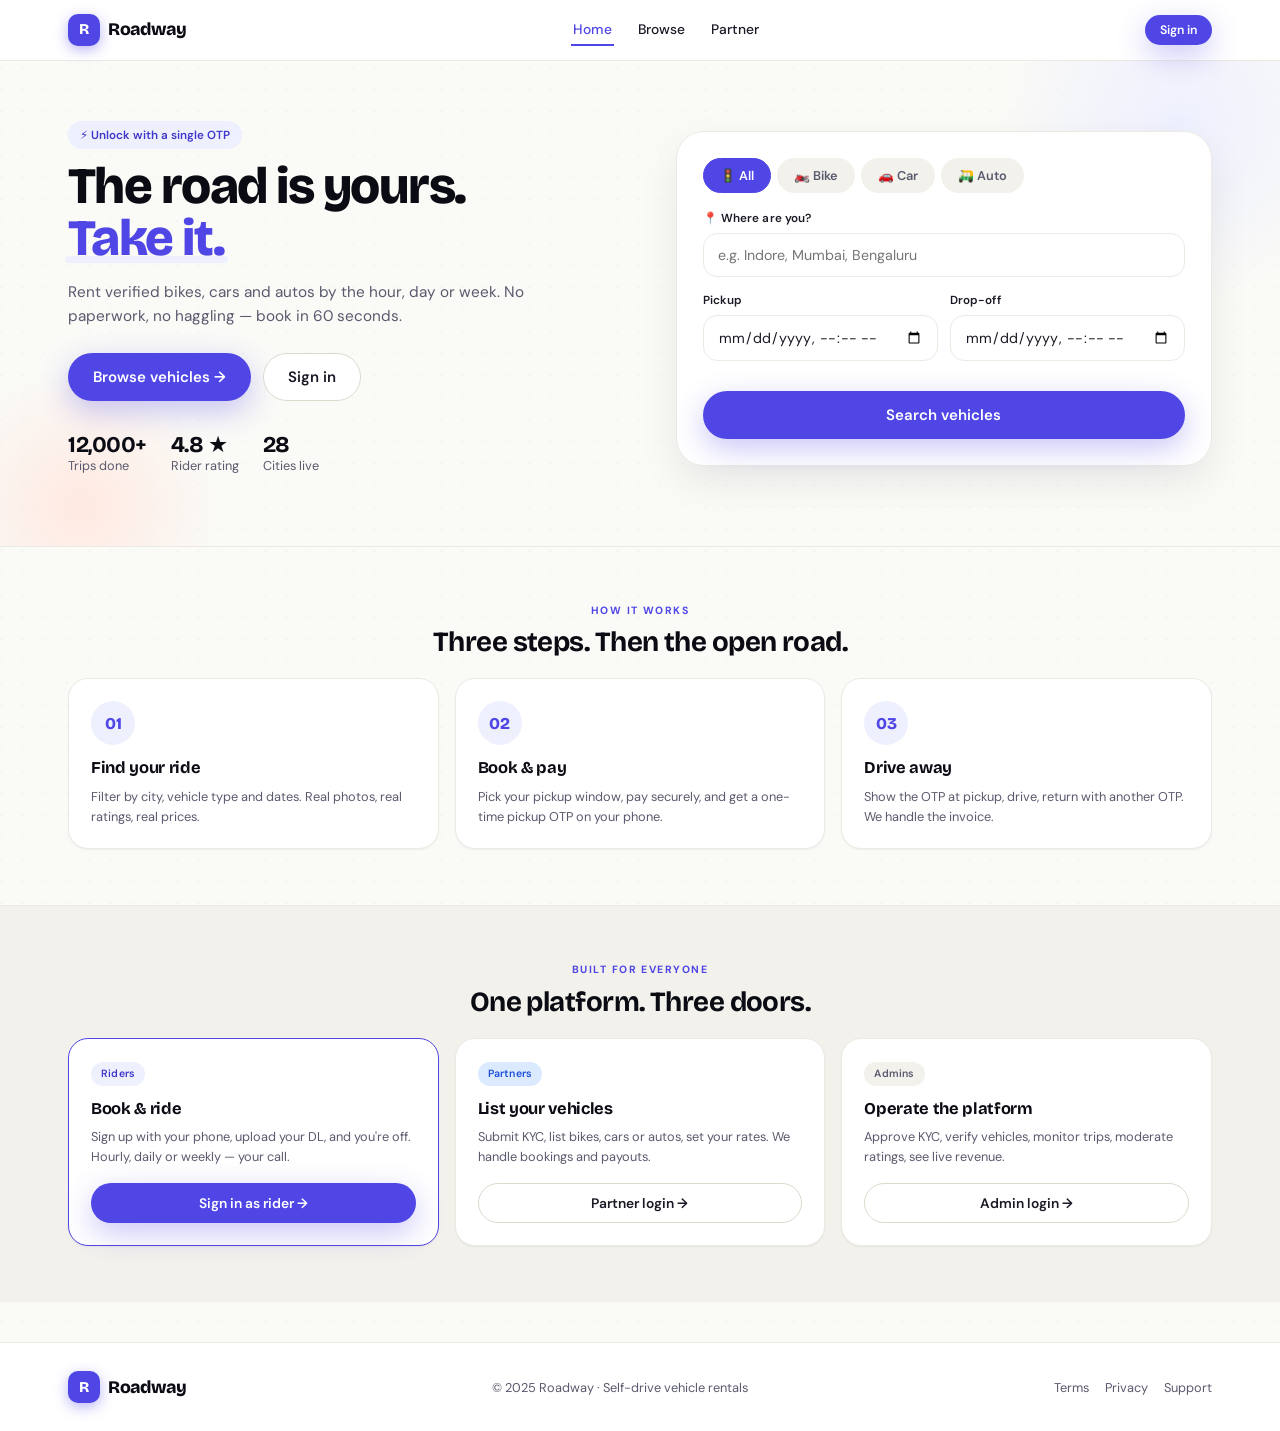
<file: frontend/index.html>
<!DOCTYPE html>
<html lang="en">
<head>
  <meta charset="UTF-8" />
  <meta name="viewport" content="width=device-width, initial-scale=1.0, viewport-fit=cover" />
  <meta name="theme-color" content="#4F46E5" />
  <title>Roadway — Self-drive bikes, cars & autos. On rent.</title>
  <link rel="stylesheet" href="css/styles.css" />
</head>
<body class="has-bottom-nav">

<div id="nav-host"></div>

<!-- ========== HERO ========== -->
<section class="hero">
  <div class="container">
    <div class="hero-grid">
      <div>
        <span class="pill reveal reveal-1">⚡ Unlock with a single OTP</span>
        <h1 class="reveal reveal-2 mt-3">
          The road is yours. <span class="accent-word">Take it.</span>
        </h1>
        <p class="reveal reveal-3 mt-4 muted" style="font-size: 1.02rem; max-width: 540px;">
          Rent verified bikes, cars and autos by the hour, day or week. No paperwork, no haggling — book in 60 seconds.
        </p>

        <div class="reveal reveal-4 mt-6 flex gap-3 flex-wrap">
          <a href="pages/browse.html" class="btn btn-primary btn-lg">Browse vehicles →</a>
          <a href="pages/login.html?role=user" class="btn btn-secondary btn-lg">Sign in</a>
        </div>

        <div class="mt-8 flex gap-6 flex-wrap">
          <div>
            <div class="display" style="font-size: 1.5rem; color: var(--ink-strong);">12,000+</div>
            <div class="text-sm muted">Trips done</div>
          </div>
          <div>
            <div class="display" style="font-size: 1.5rem; color: var(--ink-strong);">4.8 ★</div>
            <div class="text-sm muted">Rider rating</div>
          </div>
          <div>
            <div class="display" style="font-size: 1.5rem; color: var(--ink-strong);">28</div>
            <div class="text-sm muted">Cities live</div>
          </div>
        </div>
      </div>

      <!-- Search card -->
      <div class="reveal reveal-3">
        <div class="search-card">
          <div class="search-tabs" id="search-tabs">
            <button class="search-tab active" data-type="">🚦 All</button>
            <button class="search-tab" data-type="BIKE">🏍️ Bike</button>
            <button class="search-tab" data-type="CAR">🚗 Car</button>
            <button class="search-tab" data-type="AUTO">🛺 Auto</button>
          </div>

          <form id="quick-search">
            <div class="field">
              <label class="label">📍 Where are you?</label>
              <input class="input" name="city" placeholder="e.g. Indore, Mumbai, Bengaluru" />
            </div>
            <div class="field-row">
              <div class="field" style="margin: 0;">
                <label class="label">Pickup</label>
                <input class="input" type="datetime-local" name="pickup_at" />
              </div>
              <div class="field" style="margin: 0;">
                <label class="label">Drop-off</label>
                <input class="input" type="datetime-local" name="dropoff_at" />
              </div>
            </div>
            <button class="btn btn-primary btn-block btn-lg mt-4" type="submit">Search vehicles</button>
          </form>
        </div>
      </div>
    </div>
  </div>
</section>

<!-- ========== HOW IT WORKS ========== -->
<section class="section section-bordered" id="how">
  <div class="container">
    <div class="text-center section-head">
      <p class="eyebrow">How it works</p>
      <h2 class="display mt-2">Three steps. Then the open road.</h2>
    </div>

    <div class="grid grid-3">
      <div class="card card-hover">
        <div class="step-num">01</div>
        <h3>Find your ride</h3>
        <p class="muted mt-2 text-sm">Filter by city, vehicle type and dates. Real photos, real ratings, real prices.</p>
      </div>
      <div class="card card-hover">
        <div class="step-num">02</div>
        <h3>Book & pay</h3>
        <p class="muted mt-2 text-sm">Pick your pickup window, pay securely, and get a one-time pickup OTP on your phone.</p>
      </div>
      <div class="card card-hover">
        <div class="step-num">03</div>
        <h3>Drive away</h3>
        <p class="muted mt-2 text-sm">Show the OTP at pickup, drive, return with another OTP. We handle the invoice.</p>
      </div>
    </div>
  </div>
</section>

<!-- ========== ROLES ========== -->
<section class="section section-bordered" style="background: var(--bg-soft);">
  <div class="container">
    <div class="text-center section-head">
      <p class="eyebrow">Built for everyone</p>
      <h2 class="display mt-2">One platform. Three doors.</h2>
    </div>

    <div class="grid grid-3">
      <div class="card card-hover" style="border-color: var(--brand);">
        <span class="badge badge-accent">Riders</span>
        <h3 class="mt-3">Book & ride</h3>
        <p class="muted mt-2 text-sm">Sign up with your phone, upload your DL, and you're off. Hourly, daily or weekly — your call.</p>
        <a href="pages/login.html?role=user" class="btn btn-primary btn-block mt-4">Sign in as rider →</a>
      </div>
      <div class="card card-hover">
        <span class="badge badge-info">Partners</span>
        <h3 class="mt-3">List your vehicles</h3>
        <p class="muted mt-2 text-sm">Submit KYC, list bikes, cars or autos, set your rates. We handle bookings and payouts.</p>
        <a href="pages/login.html?role=partner" class="btn btn-secondary btn-block mt-4">Partner login →</a>
      </div>
      <div class="card card-hover">
        <span class="badge badge-neutral">Admins</span>
        <h3 class="mt-3">Operate the platform</h3>
        <p class="muted mt-2 text-sm">Approve KYC, verify vehicles, monitor trips, moderate ratings, see live revenue.</p>
        <a href="pages/login.html?role=admin" class="btn btn-secondary btn-block mt-4">Admin login →</a>
      </div>
    </div>
  </div>
</section>

<!-- ========== FOOTER ========== -->
<footer class="site-footer">
  <div class="container flex justify-between items-center flex-wrap gap-4">
    <div class="brand">
      <span class="brand-mark">R</span>
      <span>Roadway</span>
    </div>
    <p class="text-sm muted">© 2025 Roadway · Self-drive vehicle rentals</p>
    <div class="flex gap-4">
      <a class="text-sm muted" href="#">Terms</a>
      <a class="text-sm muted" href="#">Privacy</a>
      <a class="text-sm muted" href="#">Support</a>
    </div>
  </div>
</footer>

<script src="js/app.js"></script>
<script>
  mountChrome('home');

  // Search tabs
  let activeType = '';
  document.querySelectorAll('#search-tabs .search-tab').forEach(t => {
    t.addEventListener('click', () => {
      document.querySelectorAll('#search-tabs .search-tab').forEach(x => x.classList.remove('active'));
      t.classList.add('active');
      activeType = t.dataset.type || '';
    });
  });

  document.getElementById('quick-search').addEventListener('submit', (e) => {
    e.preventDefault();
    const fd = new FormData(e.target);
    const params = new URLSearchParams();
    if (activeType) params.set('vehicle_type', activeType);
    for (const [k, v] of fd.entries()) if (v) params.set(k, v);
    window.location.href = 'pages/browse.html' + (params.toString() ? '?' + params.toString() : '');
  });
</script>

</body>
</html>
</file>
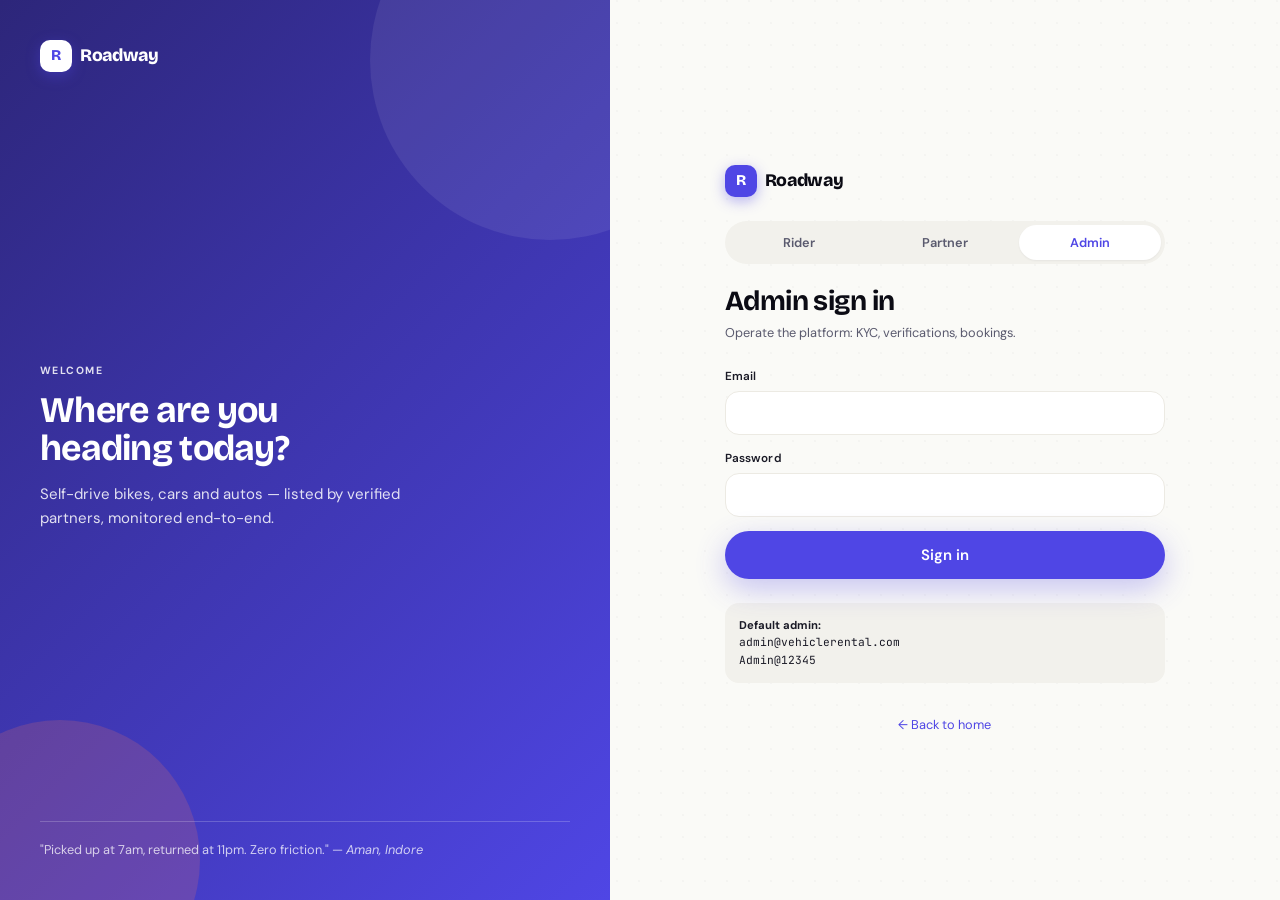
<file: frontend/pages/admin-dashboard.html>
<!DOCTYPE html>
<html lang="en">
<head>
  <meta charset="UTF-8" />
  <meta name="viewport" content="width=device-width, initial-scale=1.0, viewport-fit=cover" />
  <meta name="theme-color" content="#4F46E5" />
  <title>Admin Dashboard — Roadway</title>
  <link rel="stylesheet" href="../css/styles.css" />
</head>
<body class="has-bottom-nav">

<div id="nav-host"></div>

<div class="app-shell">
  <aside class="sidebar">
    <a href="../index.html" class="brand">
      <span class="brand-mark">R</span>
      <span>Roadway</span>
    </a>
    <p class="side-section">Admin</p>
    <ul class="side-nav">
      <li><a href="#" class="active" data-tab="overview">Overview</a></li>
      <li><a href="#" data-tab="users">Users</a></li>
      <li><a href="#" data-tab="partners">Partners / KYC</a></li>
      <li><a href="#" data-tab="vehicles">Vehicles</a></li>
      <li><a href="#" data-tab="bookings">Bookings</a></li>
      <li><a href="#" data-tab="ratings">Ratings</a></li>
    </ul>
    <p class="side-section">Account</p>
    <ul class="side-nav">
      <li><a href="#" onclick="logout(); return false;">Sign out</a></li>
    </ul>
  </aside>

  <main class="app-main">
    <div class="container" style="padding: 0;">
      <div class="filter-chips" id="mobile-tabs" style="margin-bottom: 14px;">
        <button class="chip active" data-tab="overview">Overview</button>
        <button class="chip" data-tab="users">Users</button>
        <button class="chip" data-tab="partners">Partners</button>
        <button class="chip" data-tab="vehicles">Vehicles</button>
        <button class="chip" data-tab="bookings">Bookings</button>
        <button class="chip" data-tab="ratings">Ratings</button>
      </div>
    </div>
    <div id="tab-content"><p class="muted">Loading…</p></div>
  </main>
</div>

<script src="../js/app.js"></script>
<script>
mountChrome('dash');
Auth.redirectIfNotRole('admin', '../pages/login.html?role=admin');

const tabs = {
  overview: renderOverview,
  users: renderUsers,
  partners: renderPartners,
  vehicles: renderVehicles,
  bookings: renderBookings,
  ratings: renderRatings,
};

function setActiveTab(name) {
  document.querySelectorAll('[data-tab]').forEach(x => x.classList.toggle('active', x.dataset.tab === name));
  tabs[name]();
}
window.setActiveTab = setActiveTab;

document.querySelectorAll('[data-tab]').forEach(a => {
  a.addEventListener('click', e => {
    e.preventDefault();
    setActiveTab(a.dataset.tab);
  });
});

/* -------------------------- OVERVIEW -------------------------- */
async function renderOverview() {
  const root = document.getElementById('tab-content');
  root.innerHTML = '<p class="muted">Loading…</p>';
  try {
    const s = await api('/admin/stats');
    root.innerHTML = `
      <div class="dash-header">
        <p class="eyebrow">Operations</p>
        <h1 class="display mt-2">Platform overview</h1>
        <p class="muted mt-2 text-sm">As of ${fmtDate(s.as_of)}</p>
      </div>

      <div class="grid grid-4 mb-8">
        <div class="stat-tile">
          <div class="label">Revenue · 30d</div>
          <div class="value">${fmtMoney(s.revenue.last_30d_gross)}</div>
          <div class="delta">${s.bookings.last_30d} bookings</div>
        </div>
        <div class="stat-tile">
          <div class="label">Active trips</div>
          <div class="value">${s.bookings.ongoing}</div>
          <div class="delta">of ${s.bookings.total} total</div>
        </div>
        <div class="stat-tile">
          <div class="label">Vehicles available</div>
          <div class="value">${s.vehicles.available}</div>
          <div class="delta">${s.vehicles.booked} booked · ${s.vehicles.verified} verified</div>
        </div>
        <div class="stat-tile">
          <div class="label">KYC pending</div>
          <div class="value" style="color: var(--warn);">${s.partners.kyc_pending}</div>
          <div class="delta">${s.partners.kyc_approved} approved</div>
        </div>
      </div>

      <div class="grid grid-3">
        <div class="card">
          <h3 class="mb-4">Users</h3>
          <div class="flex justify-between"><span class="muted text-sm">Total</span><strong>${s.users.total}</strong></div>
          <div class="flex justify-between mt-2"><span class="muted text-sm">Active</span><strong>${s.users.active}</strong></div>
          <div class="flex justify-between mt-2"><span class="muted text-sm">Blocked</span><strong>${s.users.blocked}</strong></div>
        </div>
        <div class="card">
          <h3 class="mb-4">Partners</h3>
          <div class="flex justify-between"><span class="muted text-sm">Total</span><strong>${s.partners.total}</strong></div>
          <div class="flex justify-between mt-2"><span class="muted text-sm">KYC pending</span><strong>${s.partners.kyc_pending}</strong></div>
          <div class="flex justify-between mt-2"><span class="muted text-sm">KYC approved</span><strong>${s.partners.kyc_approved}</strong></div>
        </div>
        <div class="card">
          <h3 class="mb-4">Bookings</h3>
          <div class="flex justify-between"><span class="muted text-sm">Total</span><strong>${s.bookings.total}</strong></div>
          <div class="flex justify-between mt-2"><span class="muted text-sm">Completed</span><strong>${s.bookings.completed}</strong></div>
          <div class="flex justify-between mt-2"><span class="muted text-sm">Cancelled</span><strong>${s.bookings.cancelled}</strong></div>
        </div>
      </div>
    `;
  } catch (err) {
    root.innerHTML = `<p class="muted">${escapeHtml(err.message)}</p>`;
  }
}

/* -------------------------- USERS -------------------------- */
async function renderUsers() {
  const root = document.getElementById('tab-content');
  root.innerHTML = '<p class="muted">Loading…</p>';
  try {
    const list = await api('/admin/users');
    root.innerHTML = `
      <p class="eyebrow">Users</p>
      <h1 class="display mt-2 mb-6">All users</h1>
      <div class="table-wrap">
        <table class="table">
          <thead><tr><th>Phone</th><th>Name</th><th>Email</th><th>DL</th><th>Status</th><th>Joined</th><th></th></tr></thead>
          <tbody>
            ${list.map(u => `
              <tr>
                <td class="font-mono">${escapeHtml(u.phone)}</td>
                <td>${escapeHtml(u.full_name || '—')}</td>
                <td>${escapeHtml(u.email || '—')}</td>
                <td>${u.dl_verified ? '<span class="badge badge-success">Verified</span>' : (u.dl_number ? '<span class="badge badge-warn">Pending</span>' : '<span class="badge badge-neutral">None</span>')}</td>
                <td>${u.is_blocked ? '<span class="badge badge-danger">Blocked</span>' : '<span class="badge badge-success">Active</span>'}</td>
                <td class="text-xs muted">${timeAgo(u.created_at)}</td>
                <td>
                  ${!u.dl_verified && u.dl_number ? `<button class="btn btn-secondary btn-sm" onclick="verifyDL(${u.id})">Verify DL</button>` : ''}
                  ${u.is_blocked
                    ? `<button class="btn btn-secondary btn-sm" onclick="unblockUser(${u.id})">Unblock</button>`
                    : `<button class="btn btn-ghost btn-sm" onclick="blockUser(${u.id})">Block</button>`}
                </td>
              </tr>
            `).join('')}
          </tbody>
        </table>
      </div>
    `;
  } catch (err) {
    root.innerHTML = `<p class="muted">${escapeHtml(err.message)}</p>`;
  }
}

window.blockUser = async function(id) {
  if (!await confirmModal('Block this user?', { danger: true })) return;
  try { await api(`/admin/users/${id}/block`, { method: 'POST' }); toast('Blocked'); renderUsers(); }
  catch (err) { toast(err.message, 'error'); }
};
window.unblockUser = async function(id) {
  try { await api(`/admin/users/${id}/unblock`, { method: 'POST' }); toast('Unblocked', 'success'); renderUsers(); }
  catch (err) { toast(err.message, 'error'); }
};
window.verifyDL = async function(id) {
  try { await api(`/admin/users/${id}/verify-dl`, { method: 'POST' }); toast('DL verified', 'success'); renderUsers(); }
  catch (err) { toast(err.message, 'error'); }
};

/* -------------------------- PARTNERS / KYC -------------------------- */
async function renderPartners() {
  const root = document.getElementById('tab-content');
  root.innerHTML = '<p class="muted">Loading…</p>';
  try {
    const list = await api('/admin/partners');
    const pending = list.filter(p => p.kyc_status === 'SUBMITTED');
    root.innerHTML = `
      <p class="eyebrow">Partners</p>
      <h1 class="display mt-2 mb-2">KYC & accounts</h1>
      <p class="muted mb-6 text-sm">${pending.length} awaiting review</p>

      <div class="table-wrap">
        <table class="table">
          <thead><tr><th>Phone</th><th>Business</th><th>Email</th><th>KYC</th><th>Status</th><th>Joined</th><th>Actions</th></tr></thead>
          <tbody>
            ${list.map(p => `
              <tr>
                <td class="font-mono">${escapeHtml(p.phone)}</td>
                <td>${escapeHtml(p.business_name || p.full_name || '—')}</td>
                <td>${escapeHtml(p.email || '—')}</td>
                <td>${kycBadge(p.kyc_status)}</td>
                <td>${p.is_blocked ? '<span class="badge badge-danger">Blocked</span>' : '<span class="badge badge-success">Active</span>'}</td>
                <td class="text-xs muted">${timeAgo(p.created_at)}</td>
                <td>
                  <button class="btn btn-secondary btn-sm" onclick="reviewPartner(${p.id})">View / Review</button>
                </td>
              </tr>
            `).join('')}
          </tbody>
        </table>
      </div>
    `;
  } catch (err) {
    root.innerHTML = `<p class="muted">${escapeHtml(err.message)}</p>`;
  }
}

function kycBadge(s) {
  const map = { PENDING: 'neutral', SUBMITTED: 'info', APPROVED: 'success', REJECTED: 'danger' };
  return `<span class="badge badge-${map[s] || 'neutral'}">${s}</span>`;
}

window.reviewPartner = async function(id) {
  try {
    const p = await api(`/admin/partners/${id}`);
    const docsHtml = (p.documents || []).map(d => `
      <div class="card-flat">
        <div class="flex justify-between items-start">
          <div>
            <strong>${d.doc_type}</strong>
            <p class="text-xs muted">${d.doc_number || '—'}</p>
          </div>
          ${d.is_verified ? '<span class="badge badge-success">Verified</span>' : '<span class="badge badge-warn">Pending</span>'}
        </div>
        <a href="${CONFIG.API_BASE}/${d.file_url.replace(/^\/+/, '')}" target="_blank" class="btn btn-secondary btn-sm mt-2">View file</a>
      </div>`).join('');

    const m = modal({
      title: `Partner: ${escapeHtml(p.business_name || p.full_name || p.phone)}`,
      body: `
        <div class="grid grid-2 mb-4">
          <div><p class="text-xs muted">Phone</p><p class="font-mono">${escapeHtml(p.phone)}</p></div>
          <div><p class="text-xs muted">KYC</p><p>${kycBadge(p.kyc_status)}</p></div>
          <div><p class="text-xs muted">Email</p><p>${escapeHtml(p.email || '—')}</p></div>
          <div><p class="text-xs muted">GST</p><p>${escapeHtml(p.gst_number || '—')}</p></div>
          <div><p class="text-xs muted">City</p><p>${escapeHtml(p.city || '—')}</p></div>
          <div><p class="text-xs muted">Bank</p><p class="font-mono text-xs">${escapeHtml(p.bank_account_number || '—')}</p></div>
        </div>
        <h4 class="mb-2">Documents</h4>
        <div class="grid grid-2">${docsHtml || '<p class="muted text-sm">None</p>'}</div>
        <div class="field mt-4">
          <label class="label">Remarks</label>
          <textarea class="textarea" id="kyc-remarks" placeholder="Notes for the partner…">${escapeHtml(p.kyc_remarks || '')}</textarea>
        </div>
      `,
      footer: `
        <button class="btn btn-danger" id="kyc-reject">Reject</button>
        <button class="btn btn-primary" id="kyc-approve">Approve</button>
        ${p.is_blocked
          ? `<button class="btn btn-secondary" id="unblock-p">Unblock</button>`
          : `<button class="btn btn-ghost" id="block-p">Block</button>`}
      `,
    });
    const review = async (status) => {
      try {
        await api(`/admin/partners/${id}/kyc/review`, { method: 'POST', body: { status, remarks: m.el.querySelector('#kyc-remarks').value || null } });
        toast(`KYC ${status.toLowerCase()}`, 'success');
        m.close();
        renderPartners();
      } catch (err) { toast(err.message, 'error'); }
    };
    m.el.querySelector('#kyc-approve').onclick = () => review('APPROVED');
    m.el.querySelector('#kyc-reject').onclick = () => review('REJECTED');
    if (p.is_blocked) {
      m.el.querySelector('#unblock-p').onclick = async () => {
        try { await api(`/admin/partners/${id}/unblock`, { method: 'POST' }); toast('Unblocked'); m.close(); renderPartners(); }
        catch (err) { toast(err.message, 'error'); }
      };
    } else {
      m.el.querySelector('#block-p').onclick = async () => {
        if (!await confirmModal('Block this partner?', { danger: true })) return;
        try { await api(`/admin/partners/${id}/block`, { method: 'POST' }); toast('Blocked'); m.close(); renderPartners(); }
        catch (err) { toast(err.message, 'error'); }
      };
    }
  } catch (err) { toast(err.message, 'error'); }
};

/* -------------------------- VEHICLES -------------------------- */
async function renderVehicles() {
  const root = document.getElementById('tab-content');
  root.innerHTML = '<p class="muted">Loading…</p>';
  try {
    const list = await api('/admin/vehicles');
    root.innerHTML = `
      <p class="eyebrow">Vehicles</p>
      <h1 class="display mt-2 mb-6">All vehicles</h1>
      <div class="table-wrap">
        <table class="table">
          <thead><tr><th>Reg #</th><th>Vehicle</th><th>Type</th><th>Hourly</th><th>Status</th><th>Verified</th><th>Actions</th></tr></thead>
          <tbody>
            ${list.map(v => `
              <tr>
                <td class="font-mono">${escapeHtml(v.registration_number)}</td>
                <td>${escapeHtml(v.brand)} ${escapeHtml(v.model)}</td>
                <td><span class="badge badge-neutral">${v.vehicle_type}</span></td>
                <td>${fmtMoney(v.hourly_rate)}</td>
                <td>${statusBadge(v.status)}</td>
                <td>${v.is_verified ? '<span class="badge badge-success">Yes</span>' : '<span class="badge badge-warn">No</span>'}</td>
                <td>${v.is_verified
                  ? `<button class="btn btn-ghost btn-sm" onclick="unverifyVehicle(${v.id})">Unverify</button>`
                  : `<button class="btn btn-primary btn-sm" onclick="verifyVehicle(${v.id})">Verify</button>`}</td>
              </tr>
            `).join('')}
          </tbody>
        </table>
      </div>
    `;
  } catch (err) {
    root.innerHTML = `<p class="muted">${escapeHtml(err.message)}</p>`;
  }
}

window.verifyVehicle = async function(id) {
  try { await api(`/admin/vehicles/${id}/verify`, { method: 'POST' }); toast('Verified', 'success'); renderVehicles(); }
  catch (err) { toast(err.message, 'error'); }
};
window.unverifyVehicle = async function(id) {
  if (!await confirmModal('Unverify this vehicle?', { danger: true })) return;
  try { await api(`/admin/vehicles/${id}/unverify`, { method: 'POST' }); toast('Unverified'); renderVehicles(); }
  catch (err) { toast(err.message, 'error'); }
};

/* -------------------------- BOOKINGS -------------------------- */
async function renderBookings() {
  const root = document.getElementById('tab-content');
  root.innerHTML = '<p class="muted">Loading…</p>';
  try {
    const list = await api('/admin/bookings');
    root.innerHTML = `
      <p class="eyebrow">Bookings</p>
      <h1 class="display mt-2 mb-6">All bookings</h1>
      <div class="table-wrap">
        <table class="table">
          <thead><tr><th>Code</th><th>User</th><th>Vehicle</th><th>Pickup</th><th>Status</th><th>Payment</th><th>Total</th><th></th></tr></thead>
          <tbody>
            ${list.map(b => `
              <tr>
                <td class="font-mono text-xs">${escapeHtml(b.booking_code)}</td>
                <td>#${b.user_id}</td>
                <td>#${b.vehicle_id}</td>
                <td class="text-xs">${fmtDate(b.pickup_at)}</td>
                <td>${statusBadge(b.status)}</td>
                <td>${statusBadge(b.payment_status)}</td>
                <td class="font-semibold">${fmtMoney(b.total_amount)}</td>
                <td>${['CONFIRMED', 'PENDING_PAYMENT', 'ONGOING'].includes(b.status) ? `<button class="btn btn-ghost btn-sm" onclick="forceCancel(${b.id})">Cancel</button>` : ''}</td>
              </tr>
            `).join('')}
          </tbody>
        </table>
      </div>
    `;
  } catch (err) {
    root.innerHTML = `<p class="muted">${escapeHtml(err.message)}</p>`;
  }
}

window.forceCancel = async function(id) {
  if (!await confirmModal('Force cancel this booking?', { danger: true })) return;
  try {
    await api(`/admin/bookings/${id}/force-cancel`, { method: 'POST', query: { reason: 'Cancelled by admin' } });
    toast('Cancelled', 'success');
    renderBookings();
  } catch (err) { toast(err.message, 'error'); }
};

/* -------------------------- RATINGS -------------------------- */
async function renderRatings() {
  const root = document.getElementById('tab-content');
  root.innerHTML = '<p class="muted">Loading…</p>';
  try {
    const list = await api('/admin/ratings');
    root.innerHTML = `
      <p class="eyebrow">Ratings</p>
      <h1 class="display mt-2 mb-6">Reviews · moderation</h1>
      ${list.length ? `<div class="grid grid-2">
        ${list.map(r => `
          <div class="card">
            <div class="flex justify-between items-start">
              <div>${starsHtml(r.stars)}</div>
              <span class="text-xs muted">${timeAgo(r.created_at)}</span>
            </div>
            <p class="mt-2 text-sm">${r.review ? escapeHtml(r.review) : '<em class="muted">No comment</em>'}</p>
            <p class="mt-3 text-xs muted">User #${r.user_id} · Vehicle #${r.vehicle_id}</p>
            <div class="mt-3"><button class="btn btn-ghost btn-sm" onclick="deleteRating(${r.id})">Delete</button></div>
          </div>
        `).join('')}
      </div>` : '<div class="empty-state"><p>No ratings yet.</p></div>'}
    `;
  } catch (err) {
    root.innerHTML = `<p class="muted">${escapeHtml(err.message)}</p>`;
  }
}

window.deleteRating = async function(id) {
  if (!await confirmModal('Delete this rating?', { danger: true })) return;
  try { await api(`/admin/ratings/${id}`, { method: 'DELETE' }); toast('Deleted', 'success'); renderRatings(); }
  catch (err) { toast(err.message, 'error'); }
};

renderOverview();
</script>

</body>
</html>
</file>
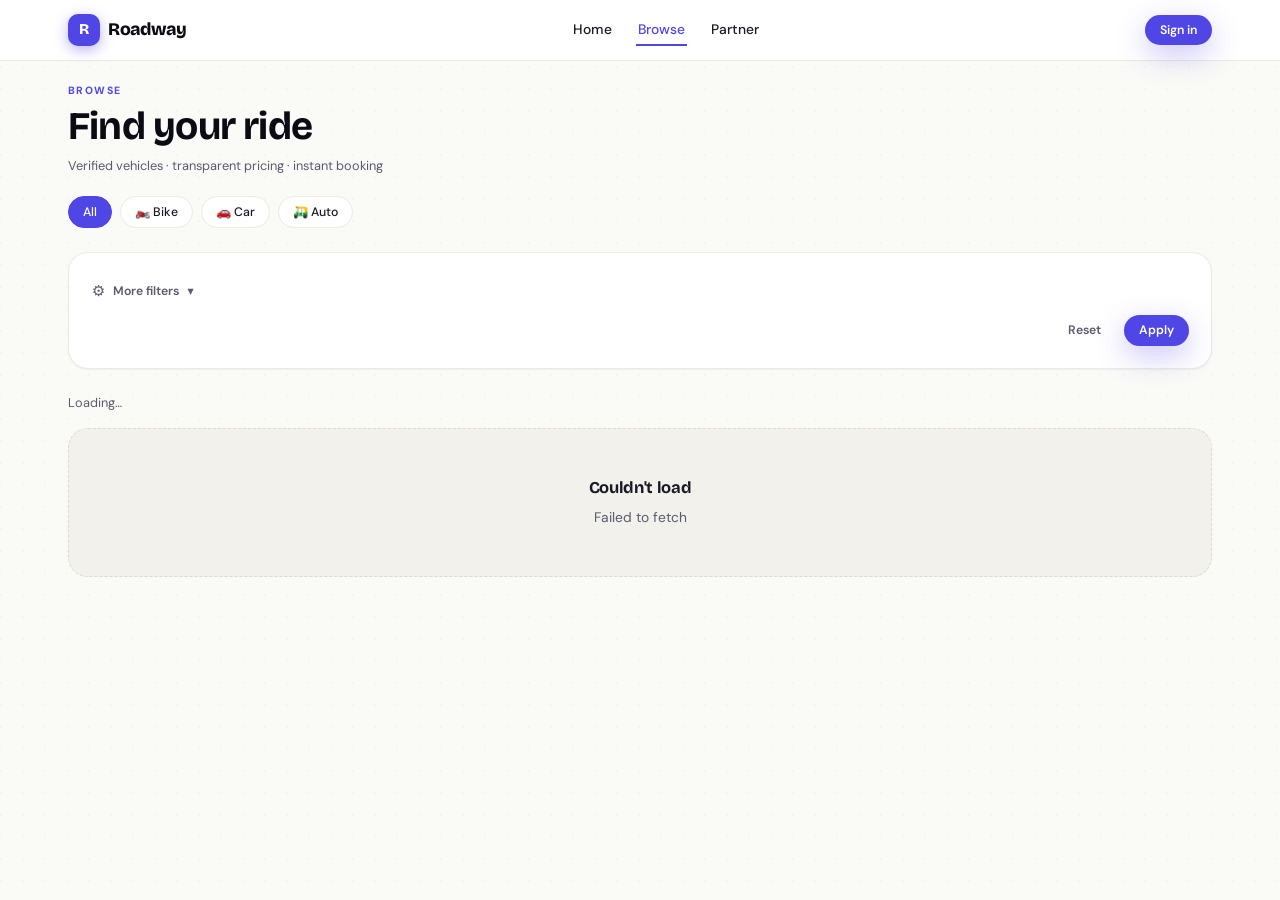
<file: frontend/pages/browse.html>
<!DOCTYPE html>
<html lang="en">
<head>
  <meta charset="UTF-8" />
  <meta name="viewport" content="width=device-width, initial-scale=1.0, viewport-fit=cover" />
  <meta name="theme-color" content="#4F46E5" />
  <title>Browse vehicles — Roadway</title>
  <link rel="stylesheet" href="../css/styles.css" />
</head>
<body class="has-bottom-nav">

<div id="nav-host"></div>

<section style="padding: 22px 0 12px;">
  <div class="container">
    <p class="eyebrow">Browse</p>
    <h1 class="display mt-2">Find your ride</h1>
    <p class="muted mt-2 text-sm">Verified vehicles · transparent pricing · instant booking</p>
  </div>
</section>

<!-- Quick type chips -->
<section style="padding: 8px 0 12px;">
  <div class="container">
    <div class="filter-chips" id="type-chips">
      <button class="chip active" data-type="">All</button>
      <button class="chip" data-type="BIKE">🏍️ Bike</button>
      <button class="chip" data-type="CAR">🚗 Car</button>
      <button class="chip" data-type="AUTO">🛺 Auto</button>
    </div>
  </div>
</section>

<!-- Filters (collapsible on mobile) -->
<section style="padding: 8px 0 16px;">
  <div class="container">
    <div class="card">
      <button id="toggle-filters" class="btn btn-ghost btn-sm flex items-center gap-2" type="button" style="padding: 6px 0; margin-bottom: 8px;">
        <span style="font-size: 1rem;">⚙️</span>
        <span>More filters</span>
        <span id="toggle-arrow" style="margin-left: auto; transition: transform .2s;">▾</span>
      </button>

      <form id="filter-form">
        <div id="filter-body" class="hidden">
          <div class="field-row">
            <div class="field">
              <label class="label">City</label>
              <input class="input" name="city" placeholder="e.g. Indore" />
            </div>
            <div class="field">
              <label class="label">Fuel</label>
              <select class="select" name="fuel_type">
                <option value="">Any</option>
                <option value="PETROL">Petrol</option>
                <option value="DIESEL">Diesel</option>
                <option value="ELECTRIC">Electric</option>
                <option value="CNG">CNG</option>
              </select>
            </div>
          </div>
          <div class="field-row">
            <div class="field">
              <label class="label">Transmission</label>
              <select class="select" name="transmission">
                <option value="">Any</option>
                <option value="MANUAL">Manual</option>
                <option value="AUTOMATIC">Automatic</option>
              </select>
            </div>
            <div class="field">
              <label class="label">Min ₹/hr</label>
              <input class="input" type="number" name="min_price" min="0" placeholder="0" />
            </div>
          </div>
          <div class="field-row">
            <div class="field">
              <label class="label">Max ₹/hr</label>
              <input class="input" type="number" name="max_price" min="0" placeholder="500" />
            </div>
            <div class="field">
              <label class="label">Pickup at</label>
              <input class="input" type="datetime-local" name="pickup_at" />
            </div>
          </div>
          <div class="field">
            <label class="label">Drop-off at</label>
            <input class="input" type="datetime-local" name="dropoff_at" />
          </div>
        </div>

        <div class="flex gap-2 flex-wrap" style="justify-content: flex-end;">
          <button type="reset" class="btn btn-ghost btn-sm">Reset</button>
          <button type="submit" class="btn btn-primary btn-sm">Apply</button>
        </div>
      </form>
    </div>
  </div>
</section>

<!-- Results -->
<section style="padding: 8px 0 32px;">
  <div class="container">
    <div class="flex justify-between items-center mb-4">
      <p class="muted text-sm" id="result-count">Loading…</p>
    </div>
    <div id="results" class="grid grid-3"></div>
  </div>
</section>

<script src="../js/app.js"></script>
<script>
mountChrome('browse');

let currentType = '';

// Hydrate from query params
const initialParams = new URLSearchParams(location.search);
if (initialParams.get('vehicle_type')) {
  currentType = initialParams.get('vehicle_type');
  document.querySelectorAll('#type-chips .chip').forEach(c => c.classList.toggle('active', c.dataset.type === currentType));
}
['city', 'pickup_at', 'dropoff_at', 'fuel_type', 'transmission', 'min_price', 'max_price'].forEach(k => {
  const v = initialParams.get(k);
  if (v) {
    const el = document.querySelector(`[name=${k}]`);
    if (el) el.value = v;
  }
});

// Toggle advanced filters
const toggleBtn = document.getElementById('toggle-filters');
const filterBody = document.getElementById('filter-body');
const arrow = document.getElementById('toggle-arrow');
toggleBtn.addEventListener('click', () => {
  filterBody.classList.toggle('hidden');
  arrow.style.transform = filterBody.classList.contains('hidden') ? 'rotate(0deg)' : 'rotate(180deg)';
});

// Type chip handler
document.querySelectorAll('#type-chips .chip').forEach(c => {
  c.addEventListener('click', () => {
    document.querySelectorAll('#type-chips .chip').forEach(x => x.classList.remove('active'));
    c.classList.add('active');
    currentType = c.dataset.type || '';
    runSearch();
  });
});

async function loadVehicles(params = {}) {
  const grid = document.getElementById('results');
  grid.innerHTML = `
    <div class="card skeleton" style="height: 280px;"></div>
    <div class="card skeleton" style="height: 280px;"></div>
    <div class="card skeleton" style="height: 280px;"></div>
  `;
  try {
    const data = await api('/vehicles/search', { query: params });
    document.getElementById('result-count').textContent = `${data.length} vehicle${data.length !== 1 ? 's' : ''} found`;
    if (data.length === 0) {
      grid.innerHTML = `
        <div class="empty-state" style="grid-column: 1/-1;">
          <h3>No matches yet</h3>
          <p>Try widening your filters or pick a different city.</p>
        </div>`;
      return;
    }
    grid.innerHTML = data.map(v => vehicleCard(v)).join('');
  } catch (err) {
    grid.innerHTML = `<div class="empty-state" style="grid-column:1/-1;"><h3>Couldn't load</h3><p>${escapeHtml(err.message)}</p></div>`;
  }
}

function vehicleCard(v) {
  const img = vehicleImageUrl(v);
  const distance = v.distance_km ? `<span class="badge badge-neutral">${v.distance_km} km away</span>` : '';
  return `
    <a class="vehicle-card" href="vehicle-detail.html?id=${v.id}">
      <div class="v-image">
        ${img ? `<img src="${img}" alt="${escapeHtml(v.brand)} ${escapeHtml(v.model)}" onerror="this.style.display='none'"/>` : vehicleIcon(v.vehicle_type)}
      </div>
      <div class="v-body">
        <div class="flex justify-between items-start gap-2">
          <div style="min-width: 0; flex: 1;">
            <div class="v-title">${escapeHtml(v.brand)} ${escapeHtml(v.model)}</div>
            <div class="v-meta">${v.year} · ${v.fuel_type.toLowerCase()} · ${v.transmission.toLowerCase()} · ${v.seats} seats</div>
          </div>
          ${v.avg_rating > 0 ? starsHtml(v.avg_rating) : ''}
        </div>
        ${v.pickup_city ? `<p class="text-xs muted mt-2">📍 ${escapeHtml(v.pickup_city)}</p>` : ''}
        <div class="v-price-row">
          <div>
            <span class="v-price">${fmtMoney(v.hourly_rate)}</span><span class="v-rate-unit">/hr</span>
          </div>
          ${distance}
        </div>
      </div>
    </a>`;
}

function runSearch() {
  const fd = new FormData(document.getElementById('filter-form'));
  const params = {};
  if (currentType) params.vehicle_type = currentType;
  for (const [k, v] of fd.entries()) {
    if (v) params[k] = v;
  }
  loadVehicles(params);
}

document.getElementById('filter-form').addEventListener('submit', (e) => {
  e.preventDefault();
  runSearch();
});

document.getElementById('filter-form').addEventListener('reset', () => {
  setTimeout(() => {
    currentType = '';
    document.querySelectorAll('#type-chips .chip').forEach(c => c.classList.toggle('active', c.dataset.type === ''));
    runSearch();
  }, 0);
});

runSearch();
</script>

</body>
</html>
</file>
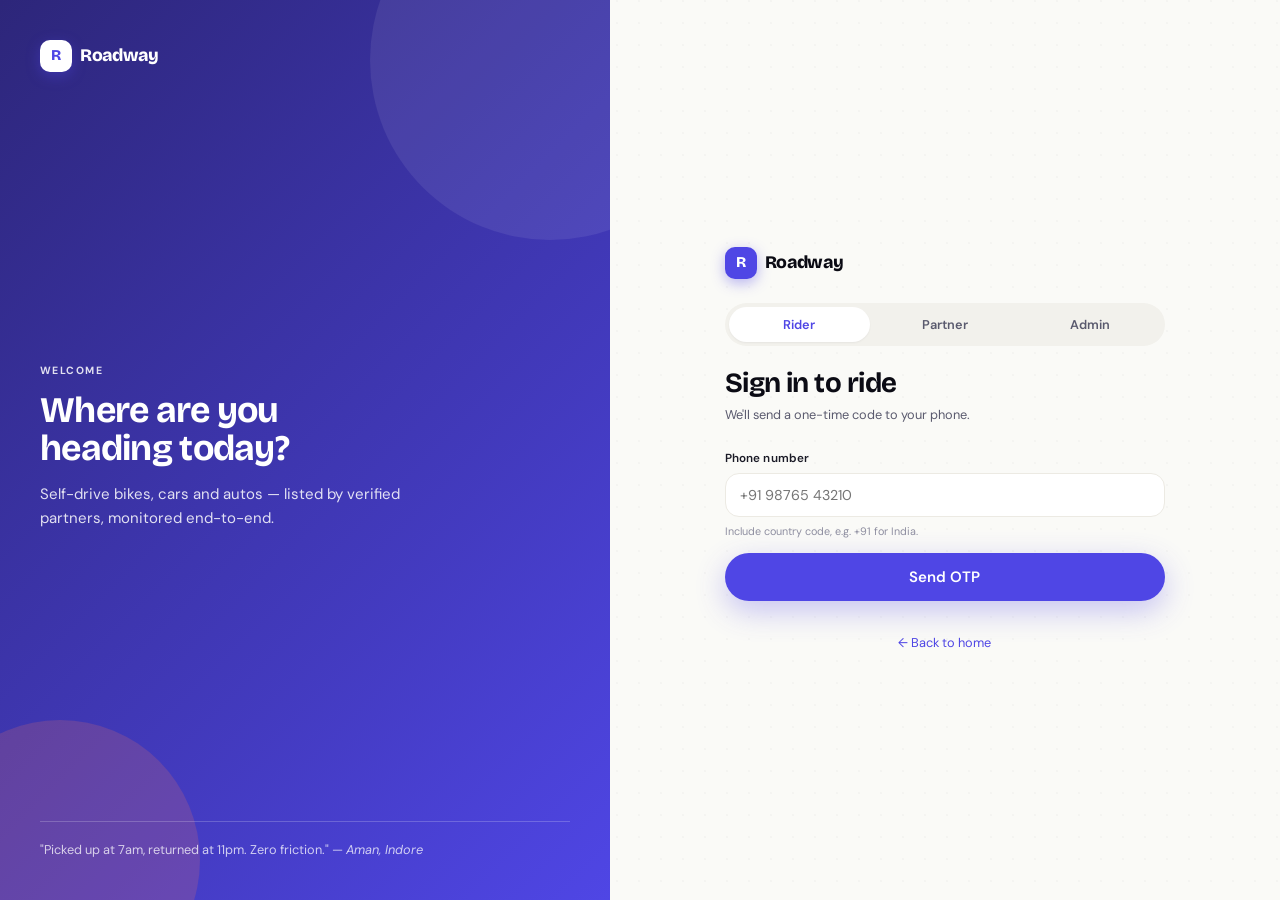
<file: frontend/pages/login.html>
<!DOCTYPE html>
<html lang="en">
<head>
  <meta charset="UTF-8" />
  <meta name="viewport" content="width=device-width, initial-scale=1.0, viewport-fit=cover" />
  <meta name="theme-color" content="#4F46E5" />
  <title>Sign in — Roadway</title>
  <link rel="stylesheet" href="../css/styles.css" />
</head>
<body>

<div class="auth-shell">

  <!-- Decorative aside (desktop only) -->
  <aside class="auth-aside">
    <a href="../index.html" class="brand">
      <span class="brand-mark">R</span>
      <span>Roadway</span>
    </a>

    <div>
      <p class="eyebrow" style="color: rgba(255,255,255,0.85);">Welcome</p>
      <h1 class="display mt-3" style="font-size: 2.4rem; color: #fff;">
        Where are you<br/>heading today?
      </h1>
      <p class="mt-4" style="color: rgba(255,255,255,0.85); max-width: 380px;">
        Self-drive bikes, cars and autos — listed by verified partners, monitored end-to-end.
      </p>
    </div>

    <div>
      <div style="height: 1px; background: rgba(255,255,255,0.2); margin-bottom: 18px;"></div>
      <p class="text-sm" style="color: rgba(255,255,255,0.75);">
        "Picked up at 7am, returned at 11pm. Zero friction." — <em>Aman, Indore</em>
      </p>
    </div>
  </aside>

  <!-- Form -->
  <main class="auth-form-side">
    <div class="auth-form">
      <a href="../index.html" class="brand mb-6" style="display: inline-flex;">
        <span class="brand-mark">R</span>
        <span>Roadway</span>
      </a>

      <!-- Role tabs -->
      <div class="tabs" id="role-tabs">
        <button class="tab" data-role="user">Rider</button>
        <button class="tab" data-role="partner">Partner</button>
        <button class="tab" data-role="admin">Admin</button>
      </div>

      <!-- OTP role -->
      <div id="otp-flow">
        <h2 class="display mb-2" id="otp-title">Sign in to ride</h2>
        <p class="muted mb-6 text-sm" id="otp-sub">We'll send a one-time code to your phone.</p>

        <div id="step-phone">
          <form id="phone-form">
            <div class="field">
              <label class="label" for="phone">Phone number</label>
              <input class="input" type="tel" id="phone" placeholder="+91 98765 43210" required />
              <p class="field-help">Include country code, e.g. +91 for India.</p>
            </div>
            <button class="btn btn-primary btn-block btn-lg" type="submit">Send OTP</button>
          </form>
        </div>

        <div id="step-otp" class="hidden">
          <div class="card-flat mb-6">
            <p class="text-sm muted">OTP sent to <span id="phone-display" class="font-mono"></span></p>
            <p class="text-xs mt-2 hidden" id="debug-otp-banner" style="color: var(--warn);"></p>
            <button type="button" class="btn btn-ghost btn-sm mt-3" id="change-phone">← Change number</button>
          </div>
          <form id="otp-form">
            <div class="field">
              <label class="label">Enter the 6-digit code</label>
              <div class="otp-input-row" id="otp-row">
                <input maxlength="1" inputmode="numeric" autocomplete="one-time-code" />
                <input maxlength="1" inputmode="numeric" />
                <input maxlength="1" inputmode="numeric" />
                <input maxlength="1" inputmode="numeric" />
                <input maxlength="1" inputmode="numeric" />
                <input maxlength="1" inputmode="numeric" />
              </div>
            </div>
            <button class="btn btn-primary btn-block btn-lg" type="submit">Verify & continue</button>
          </form>
          <button type="button" class="btn btn-ghost btn-sm mt-4 btn-block" id="resend-btn">Resend code</button>
        </div>
      </div>

      <!-- Admin -->
      <div id="admin-flow" class="hidden">
        <h2 class="display mb-2">Admin sign in</h2>
        <p class="muted mb-6 text-sm">Operate the platform: KYC, verifications, bookings.</p>
        <form id="admin-form">
          <div class="field">
            <label class="label" for="admin-email">Email</label>
            <input class="input" type="email" id="admin-email" required />
          </div>
          <div class="field">
            <label class="label" for="admin-password">Password</label>
            <input class="input" type="password" id="admin-password" required />
          </div>
          <button class="btn btn-primary btn-block btn-lg" type="submit">Sign in</button>
        </form>
        <div class="card-flat mt-6 text-xs">
          <strong>Default admin:</strong><br/>
          <span class="font-mono">admin@vehiclerental.com</span><br/>
          <span class="font-mono">Admin@12345</span>
        </div>
      </div>

      <p class="text-center text-sm muted mt-8">
        <a href="../index.html">← Back to home</a>
      </p>
    </div>
  </main>

</div>

<script src="../js/app.js"></script>
<script>
let currentRole = new URLSearchParams(location.search).get('role') || 'user';
let currentPhone = '';
const next = new URLSearchParams(location.search).get('next');

const $ = (s) => document.querySelector(s);
const $$ = (s) => document.querySelectorAll(s);

function selectRole(role) {
  currentRole = role;
  $$('#role-tabs .tab').forEach(t => t.classList.toggle('active', t.dataset.role === role));
  if (role === 'admin') {
    $('#otp-flow').classList.add('hidden');
    $('#admin-flow').classList.remove('hidden');
  } else {
    $('#otp-flow').classList.remove('hidden');
    $('#admin-flow').classList.add('hidden');
    $('#otp-title').textContent = role === 'partner' ? 'Sign in as a partner' : 'Sign in to ride';
    $('#otp-sub').textContent = role === 'partner'
      ? 'List your vehicles. Manage bookings. Get paid.'
      : "We'll send a one-time code to your phone.";
    showStep('phone');
  }
  history.replaceState(null, '', `?role=${role}${next ? '&next=' + encodeURIComponent(next) : ''}`);
}

$$('#role-tabs .tab').forEach(t => t.addEventListener('click', () => selectRole(t.dataset.role)));

function showStep(step) {
  $('#step-phone').classList.toggle('hidden', step !== 'phone');
  $('#step-otp').classList.toggle('hidden', step !== 'otp');
}

$('#phone-form').addEventListener('submit', async (e) => {
  e.preventDefault();
  const phone = $('#phone').value.trim();
  if (!phone) return;
  currentPhone = phone;
  const btn = e.target.querySelector('button[type=submit]');
  setLoading(btn, true);
  try {
    const endpoint = currentRole === 'partner' ? '/auth/partner/request-otp' : '/auth/user/request-otp';
    const res = await api(endpoint, { method: 'POST', body: { phone } });
    $('#phone-display').textContent = phone;
    if (res.debug_otp) {
      const banner = $('#debug-otp-banner');
      banner.classList.remove('hidden');
      banner.textContent = `🛠️ Dev mode — OTP: ${res.debug_otp}`;
    } else {
      $('#debug-otp-banner').classList.add('hidden');
    }
    showStep('otp');
    setTimeout(() => $('#otp-row input')?.focus(), 50);
    toast('Code sent', 'success');
  } catch (err) {
    toast(err.message, 'error');
  } finally {
    setLoading(btn, false);
  }
});

$('#change-phone').addEventListener('click', () => showStep('phone'));

const otpInputs = $$('#otp-row input');
otpInputs.forEach((inp, i) => {
  inp.addEventListener('input', e => {
    e.target.value = e.target.value.replace(/\D/g, '');
    if (e.target.value && i < otpInputs.length - 1) otpInputs[i + 1].focus();
  });
  inp.addEventListener('keydown', e => {
    if (e.key === 'Backspace' && !inp.value && i > 0) otpInputs[i - 1].focus();
  });
  inp.addEventListener('paste', e => {
    e.preventDefault();
    const txt = (e.clipboardData.getData('text') || '').replace(/\D/g, '').slice(0, 6);
    txt.split('').forEach((ch, idx) => { if (otpInputs[idx]) otpInputs[idx].value = ch; });
    otpInputs[Math.min(txt.length, 5)]?.focus();
  });
});

$('#otp-form').addEventListener('submit', async (e) => {
  e.preventDefault();
  const otp = Array.from(otpInputs).map(i => i.value).join('');
  if (otp.length !== 6) { toast('Enter all 6 digits', 'error'); return; }
  const btn = e.target.querySelector('button[type=submit]');
  setLoading(btn, true);
  try {
    const endpoint = currentRole === 'partner' ? '/auth/partner/verify-otp' : '/auth/user/verify-otp';
    const res = await api(endpoint, { method: 'POST', body: { phone: currentPhone, otp } });
    Auth.set(res.tokens, res.role, res.user_id);
    toast(res.is_new_user ? 'Welcome to Roadway!' : 'Welcome back', 'success');
    setTimeout(() => {
      if (next) {
        window.location.href = next;
      } else {
        window.location.href = res.role === 'partner' ? 'partner-dashboard.html' : 'user-dashboard.html';
      }
    }, 600);
  } catch (err) {
    toast(err.message, 'error');
  } finally {
    setLoading(btn, false);
  }
});

$('#resend-btn').addEventListener('click', () => $('#phone-form').requestSubmit());

$('#admin-form').addEventListener('submit', async (e) => {
  e.preventDefault();
  const btn = e.target.querySelector('button[type=submit]');
  setLoading(btn, true);
  try {
    const res = await api('/auth/admin/login', {
      method: 'POST',
      body: { email: $('#admin-email').value.trim(), password: $('#admin-password').value }
    });
    Auth.set(res.tokens, res.role, res.user_id);
    toast('Welcome, admin', 'success');
    setTimeout(() => { window.location.href = 'admin-dashboard.html'; }, 500);
  } catch (err) {
    toast(err.message, 'error');
  } finally {
    setLoading(btn, false);
  }
});

selectRole(currentRole);
</script>

</body>
</html>
</file>
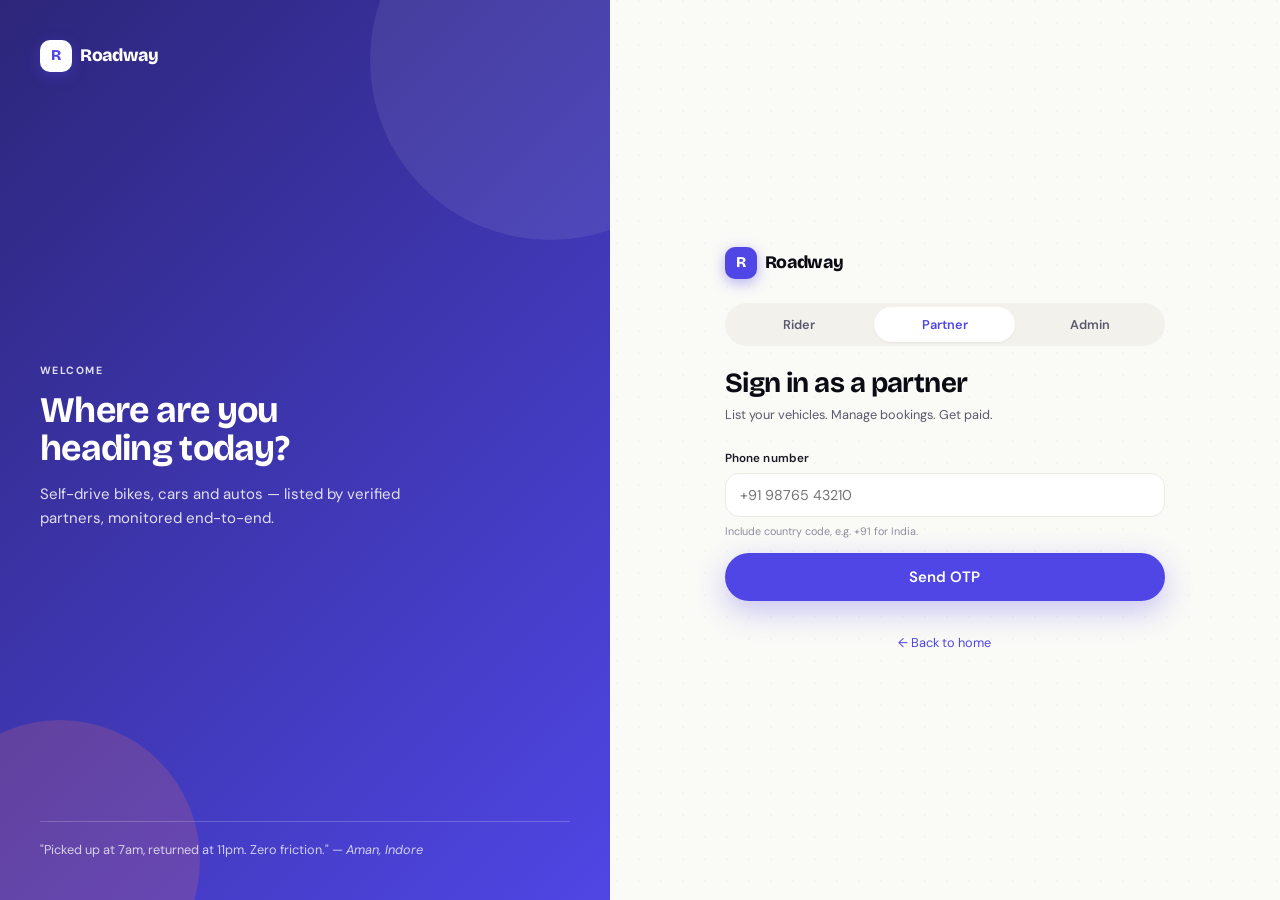
<file: frontend/pages/partner-dashboard.html>
<!DOCTYPE html>
<html lang="en">
<head>
  <meta charset="UTF-8" />
  <meta name="viewport" content="width=device-width, initial-scale=1.0, viewport-fit=cover" />
  <meta name="theme-color" content="#4F46E5" />
  <title>Partner Dashboard — Roadway</title>
  <link rel="stylesheet" href="../css/styles.css" />
</head>
<body class="has-bottom-nav">

<div id="nav-host"></div>

<div class="app-shell">
  <aside class="sidebar">
    <a href="../index.html" class="brand">
      <span class="brand-mark">R</span>
      <span>Roadway</span>
    </a>
    <p class="side-section">Partner</p>
    <ul class="side-nav">
      <li><a href="#" class="active" data-tab="overview">Overview</a></li>
      <li><a href="#" data-tab="vehicles">My vehicles</a></li>
      <li><a href="#" data-tab="bookings">Bookings</a></li>
      <li><a href="#" data-tab="kyc">KYC</a></li>
      <li><a href="#" data-tab="profile">Profile</a></li>
    </ul>
    <p class="side-section">Account</p>
    <ul class="side-nav">
      <li><a href="#" onclick="logout(); return false;">Sign out</a></li>
    </ul>
  </aside>

  <main class="app-main">
    <div class="container" style="padding: 0;">
      <div class="filter-chips" id="mobile-tabs" style="margin-bottom: 14px;">
        <button class="chip active" data-tab="overview">Overview</button>
        <button class="chip" data-tab="vehicles">Vehicles</button>
        <button class="chip" data-tab="bookings">Bookings</button>
        <button class="chip" data-tab="kyc">KYC</button>
        <button class="chip" data-tab="profile">Profile</button>
      </div>
    </div>
    <div id="tab-content"><p class="muted">Loading…</p></div>
  </main>
</div>

<script src="../js/app.js"></script>
<script>
mountChrome('dash');
Auth.redirectIfNotRole('partner', '../pages/login.html?role=partner');

let me = null;

const tabs = {
  overview: renderOverview,
  vehicles: renderVehicles,
  bookings: renderBookings,
  kyc: renderKYC,
  profile: renderProfile,
};

function setActiveTab(name) {
  document.querySelectorAll('[data-tab]').forEach(x => x.classList.toggle('active', x.dataset.tab === name));
  tabs[name]();
}
window.setActiveTab = setActiveTab;

document.querySelectorAll('[data-tab]').forEach(a => {
  a.addEventListener('click', e => {
    e.preventDefault();
    setActiveTab(a.dataset.tab);
  });
});

async function init() {
  try {
    me = await api('/partners/me');
    setActiveTab('overview');
  } catch (err) {
    document.getElementById('tab-content').innerHTML = `<p class="muted">${escapeHtml(err.message)}</p>`;
  }
}

/* -------------------------- OVERVIEW -------------------------- */
async function renderOverview() {
  const root = document.getElementById('tab-content');
  root.innerHTML = '<p class="muted">Loading…</p>';
  try {
    const [vehicles, bookings] = await Promise.all([
      api('/partners/me/vehicles'),
      api('/partners/me/bookings'),
    ]);
    const active = bookings.filter(b => ['CONFIRMED', 'ONGOING'].includes(b.status));
    const completed = bookings.filter(b => b.status === 'COMPLETED');
    const revenue = completed.reduce((s, b) => s + (b.base_amount || 0), 0);

    root.innerHTML = `
      <div class="dash-header">
        <p class="eyebrow">Welcome back</p>
        <h1 class="display mt-2">${escapeHtml(me.business_name || me.full_name || me.phone)}</h1>
        <div class="flex gap-2 mt-3 flex-wrap">
          ${kycBadge(me.kyc_status)}
          ${me.is_blocked ? '<span class="badge badge-danger">Blocked</span>' : ''}
        </div>
        <div class="flex gap-2 mt-4 flex-wrap">
          ${me.kyc_status === 'APPROVED'
            ? `<button class="btn btn-accent" onclick="setActiveTab('vehicles'); setTimeout(openAddVehicle, 100)">+ Add vehicle</button>`
            : `<button class="btn btn-accent" onclick="setActiveTab('kyc')">Complete KYC →</button>`}
        </div>
      </div>

      ${me.kyc_status !== 'APPROVED' ? `
        <div class="card mb-6" style="border-color: var(--warn); background: var(--warn-soft);">
          <h3>Action required</h3>
          <p class="muted mt-2 text-sm">You need to complete KYC verification before listing vehicles.</p>
          <button class="btn btn-primary mt-4" onclick="setActiveTab('kyc')">Complete KYC →</button>
        </div>` : ''}

      <div class="grid grid-4 mb-8">
        <div class="stat-tile"><div class="label">Vehicles</div><div class="value">${vehicles.length}</div></div>
        <div class="stat-tile"><div class="label">Active trips</div><div class="value">${active.length}</div></div>
        <div class="stat-tile"><div class="label">Total bookings</div><div class="value">${bookings.length}</div></div>
        <div class="stat-tile"><div class="label">Revenue</div><div class="value">${fmtMoney(revenue)}</div></div>
      </div>

      <h2 class="mb-3">Recent bookings</h2>
      ${bookings.length ? renderPartnerBookingTable(bookings.slice(0, 5)) : '<div class="empty-state"><p>No bookings yet.</p></div>'}
    `;
  } catch (err) {
    root.innerHTML = `<p class="muted">${escapeHtml(err.message)}</p>`;
  }
}

function kycBadge(s) {
  const map = { PENDING: 'neutral', SUBMITTED: 'info', APPROVED: 'success', REJECTED: 'danger' };
  return `<span class="badge badge-${map[s] || 'neutral'}">KYC: ${s.toLowerCase()}</span>`;
}

/* -------------------------- VEHICLES -------------------------- */
async function renderVehicles() {
  const root = document.getElementById('tab-content');
  root.innerHTML = '<p class="muted">Loading…</p>';
  try {
    const list = await api('/partners/me/vehicles');
    root.innerHTML = `
      <div class="flex justify-between items-center mb-6 flex-wrap gap-3">
        <div>
          <p class="eyebrow">Fleet</p>
          <h1 class="display mt-2">My vehicles</h1>
        </div>
        <button class="btn btn-primary" onclick="openAddVehicle()" ${me.kyc_status !== 'APPROVED' ? 'disabled title="Complete KYC first"' : ''}>+ Add vehicle</button>
      </div>
      ${list.length ? `<div class="grid grid-3">${list.map(vehicleCard).join('')}</div>` : '<div class="empty-state"><h3>No vehicles yet</h3><p>Add your first vehicle to start receiving bookings.</p></div>'}
    `;
  } catch (err) {
    root.innerHTML = `<p class="muted">${escapeHtml(err.message)}</p>`;
  }
}

function vehicleCard(v) {
  const img = vehicleImageUrl(v);
  return `
    <div class="card card-hover">
      <div style="height: 140px; border-radius: var(--r-md); overflow: hidden; background: linear-gradient(135deg, var(--brand-tint), var(--accent-soft)); display: grid; place-items: center; color: rgba(79,70,229,0.4); font-size: 3rem; margin-bottom: 12px;">
        ${img ? `<img src="${img}" style="width:100%;height:100%;object-fit:cover;"/>` : vehicleIcon(v.vehicle_type)}
      </div>
      <div class="flex justify-between items-start gap-2">
        <div style="min-width:0; flex:1;">
          <h4>${escapeHtml(v.brand)} ${escapeHtml(v.model)}</h4>
          <p class="text-xs muted">${v.year} · <span class="font-mono">${escapeHtml(v.registration_number)}</span></p>
        </div>
        ${statusBadge(v.status)}
      </div>
      <div class="flex justify-between items-center mt-3">
        <div class="text-sm font-semibold" style="color: var(--brand);">${fmtMoney(v.hourly_rate)}/hr</div>
        ${v.is_verified ? '<span class="badge badge-success">Verified</span>' : '<span class="badge badge-warn">Unverified</span>'}
      </div>
      <div class="flex gap-2 mt-3 flex-wrap">
        <button class="btn btn-secondary btn-sm" onclick="editVehicle(${v.id})">Edit</button>
        <button class="btn btn-secondary btn-sm" onclick="uploadVehicleAsset(${v.id})">+ Image</button>
        <button class="btn btn-ghost btn-sm" onclick="deleteVehicle(${v.id})">Delete</button>
      </div>
    </div>
  `;
}

window.openAddVehicle = function() {
  const m = modal({
    title: 'Add a vehicle',
    body: vehicleFormHtml(),
    footer: `<button class="btn btn-secondary" data-modal-close>Cancel</button>
             <button class="btn btn-primary" id="vsubmit">Create</button>`,
  });
  m.el.querySelector('[data-modal-close]').onclick = m.close;
  m.el.querySelector('#vsubmit').onclick = async () => {
    const body = collectVehicleForm(m.el);
    if (!body) return;
    try {
      await api('/partners/me/vehicles', { method: 'POST', body });
      toast('Vehicle created', 'success');
      m.close();
      renderVehicles();
    } catch (err) { toast(err.message, 'error'); }
  };
};

window.editVehicle = async function(id) {
  try {
    const v = await api(`/partners/me/vehicles/${id}`);
    const m = modal({
      title: `Edit vehicle`,
      body: vehicleFormHtml(v),
      footer: `<button class="btn btn-secondary" data-modal-close>Cancel</button>
               <button class="btn btn-primary" id="vsubmit">Save</button>`,
    });
    m.el.querySelector('[data-modal-close]').onclick = m.close;
    m.el.querySelector('#vsubmit').onclick = async () => {
      const body = collectVehicleForm(m.el, true);
      if (!body) return;
      try {
        await api(`/partners/me/vehicles/${id}`, { method: 'PATCH', body });
        toast('Saved', 'success');
        m.close();
        renderVehicles();
      } catch (err) { toast(err.message, 'error'); }
    };
  } catch (err) { toast(err.message, 'error'); }
};

window.deleteVehicle = async function(id) {
  if (!await confirmModal('Delete this vehicle?', { danger: true, confirmText: 'Delete' })) return;
  try {
    await api(`/partners/me/vehicles/${id}`, { method: 'DELETE' });
    toast('Deleted', 'success');
    renderVehicles();
  } catch (err) { toast(err.message, 'error'); }
};

window.uploadVehicleAsset = function(id) {
  const inp = document.createElement('input');
  inp.type = 'file';
  inp.accept = 'image/*';
  inp.onchange = async () => {
    if (!inp.files[0]) return;
    const fd = new FormData();
    fd.append('file', inp.files[0]);
    try {
      await api(`/partners/me/vehicles/${id}/images`, { method: 'POST', body: fd, isForm: true });
      toast('Image uploaded', 'success');
      renderVehicles();
    } catch (err) { toast(err.message, 'error'); }
  };
  inp.click();
};

function vehicleFormHtml(v = {}) {
  return `
    <div class="field-row">
      <div class="field">
        <label class="label">Type</label>
        <select class="select" name="vehicle_type">
          <option value="BIKE" ${v.vehicle_type === 'BIKE' ? 'selected' : ''}>Bike</option>
          <option value="CAR" ${v.vehicle_type === 'CAR' ? 'selected' : ''}>Car</option>
          <option value="AUTO" ${v.vehicle_type === 'AUTO' ? 'selected' : ''}>Auto</option>
        </select>
      </div>
      <div class="field">
        <label class="label">Year</label>
        <input class="input" type="number" name="year" min="1990" max="2030" value="${v.year || 2022}" />
      </div>
    </div>
    <div class="field-row">
      <div class="field"><label class="label">Brand</label><input class="input" name="brand" value="${escapeHtml(v.brand || '')}" required /></div>
      <div class="field"><label class="label">Model</label><input class="input" name="model" value="${escapeHtml(v.model || '')}" required /></div>
    </div>
    <div class="field-row">
      <div class="field"><label class="label">Registration #</label><input class="input" name="registration_number" value="${escapeHtml(v.registration_number || '')}" ${v.id ? 'disabled' : 'required'} /></div>
      <div class="field"><label class="label">Color</label><input class="input" name="color" value="${escapeHtml(v.color || '')}" /></div>
    </div>
    <div class="field-row">
      <div class="field">
        <label class="label">Fuel</label>
        <select class="select" name="fuel_type">
          ${['PETROL', 'DIESEL', 'ELECTRIC', 'CNG'].map(f => `<option ${v.fuel_type === f ? 'selected' : ''}>${f}</option>`).join('')}
        </select>
      </div>
      <div class="field">
        <label class="label">Transmission</label>
        <select class="select" name="transmission">
          ${['MANUAL', 'AUTOMATIC'].map(t => `<option ${v.transmission === t ? 'selected' : ''}>${t}</option>`).join('')}
        </select>
      </div>
    </div>
    <div class="field-row">
      <div class="field"><label class="label">Seats</label><input class="input" type="number" name="seats" min="1" max="20" value="${v.seats || 2}" /></div>
      <div class="field"><label class="label">Hourly ₹</label><input class="input" type="number" name="hourly_rate" min="0" step="0.01" value="${v.hourly_rate || 40}" required /></div>
    </div>
    <div class="field-row">
      <div class="field"><label class="label">Daily ₹</label><input class="input" type="number" name="daily_rate" min="0" step="0.01" value="${v.daily_rate || 800}" required /></div>
      <div class="field"><label class="label">Deposit ₹</label><input class="input" type="number" name="security_deposit" min="0" step="0.01" value="${v.security_deposit || 2000}" /></div>
    </div>
    <div class="field"><label class="label">Pickup city</label><input class="input" name="pickup_city" value="${escapeHtml(v.pickup_city || '')}" /></div>
    <div class="field"><label class="label">Pickup address</label><input class="input" name="pickup_address" value="${escapeHtml(v.pickup_address || '')}" /></div>
    <div class="field-row">
      <div class="field"><label class="label">Pickup lat</label><input class="input" type="number" step="any" name="pickup_lat" value="${v.pickup_lat || ''}" /></div>
      <div class="field"><label class="label">Pickup lng</label><input class="input" type="number" step="any" name="pickup_lng" value="${v.pickup_lng || ''}" /></div>
    </div>
    <div class="field"><label class="label">Description</label><textarea class="textarea" name="description">${escapeHtml(v.description || '')}</textarea></div>
    <div class="field"><label class="label">Features (comma separated)</label><input class="input" name="features" value="${escapeHtml(v.features || '')}" placeholder="ABS, Bluetooth, GPS" /></div>
  `;
}

function collectVehicleForm(host, isUpdate = false) {
  const inputs = host.querySelectorAll('[name]');
  const body = {};
  for (const inp of inputs) {
    if (inp.disabled && isUpdate) continue;
    const v = inp.value;
    if (v === '') continue;
    if (['year', 'seats'].includes(inp.name)) body[inp.name] = parseInt(v);
    else if (['hourly_rate', 'daily_rate', 'security_deposit', 'pickup_lat', 'pickup_lng'].includes(inp.name)) body[inp.name] = parseFloat(v);
    else body[inp.name] = v;
  }
  return body;
}

/* -------------------------- BOOKINGS -------------------------- */
async function renderBookings() {
  const root = document.getElementById('tab-content');
  root.innerHTML = '<p class="muted">Loading…</p>';
  try {
    const list = await api('/partners/me/bookings');
    root.innerHTML = `
      <p class="eyebrow">Bookings</p>
      <h1 class="display mt-2 mb-6">All bookings</h1>
      ${list.length ? renderPartnerBookingTable(list) : '<div class="empty-state"><p>No bookings yet.</p></div>'}
    `;
  } catch (err) {
    root.innerHTML = `<p class="muted">${escapeHtml(err.message)}</p>`;
  }
}

function renderPartnerBookingTable(list) {
  return `
    <div class="table-wrap">
      <table class="table">
        <thead><tr>
          <th>Code</th><th>User</th><th>Pickup</th><th>Status</th><th>Payment</th><th>Total</th><th>Actions</th>
        </tr></thead>
        <tbody>
          ${list.map(b => `
            <tr>
              <td class="font-mono text-xs">${escapeHtml(b.booking_code)}</td>
              <td>#${b.user_id}</td>
              <td class="text-xs">${fmtDate(b.pickup_at)}</td>
              <td>${statusBadge(b.status)}</td>
              <td>${statusBadge(b.payment_status)}</td>
              <td class="font-semibold">${fmtMoney(b.total_amount)}</td>
              <td>${tripActions(b)}</td>
            </tr>
          `).join('')}
        </tbody>
      </table>
    </div>
  `;
}

function tripActions(b) {
  if (b.status === 'CONFIRMED') return `<button class="btn btn-primary btn-sm" onclick="startTrip(${b.id})">Verify pickup</button>`;
  if (b.status === 'ONGOING') return `<button class="btn btn-primary btn-sm" onclick="endTrip(${b.id})">Verify drop-off</button>`;
  return '<span class="muted text-xs">—</span>';
}

window.startTrip = function(id) {
  const m = modal({
    title: 'Verify pickup OTP',
    body: `<p class="muted text-sm">Ask the rider for their pickup OTP and enter it below.</p>
           <div class="field mt-4"><input class="input font-mono" id="t-otp" maxlength="6" placeholder="6-digit code" /></div>`,
    footer: `<button class="btn btn-secondary" data-modal-close>Cancel</button>
             <button class="btn btn-primary" id="ok">Start trip</button>`,
  });
  m.el.querySelector('[data-modal-close]').onclick = m.close;
  m.el.querySelector('#ok').onclick = async () => {
    try {
      await api(`/bookings/${id}/start`, { method: 'POST', body: { otp: m.el.querySelector('#t-otp').value.trim() } });
      toast('Trip started', 'success');
      m.close();
      renderBookings();
    } catch (err) { toast(err.message, 'error'); }
  };
};

window.endTrip = function(id) {
  const m = modal({
    title: 'Verify drop-off OTP',
    body: `<p class="muted text-sm">Ask the rider for their drop-off OTP. Add damage charges if any.</p>
           <div class="field mt-4"><label class="label">Drop-off OTP</label><input class="input font-mono" id="t-otp" maxlength="6" /></div>
           <div class="field-row">
             <div class="field"><label class="label">Damage charges ₹</label><input class="input" type="number" id="t-dmg" value="0" /></div>
             <div class="field"><label class="label">Notes</label><input class="input" id="t-notes" /></div>
           </div>`,
    footer: `<button class="btn btn-secondary" data-modal-close>Cancel</button>
             <button class="btn btn-primary" id="ok">Complete trip</button>`,
  });
  m.el.querySelector('[data-modal-close]').onclick = m.close;
  m.el.querySelector('#ok').onclick = async () => {
    try {
      await api(`/bookings/${id}/end`, { method: 'POST', body: {
        otp: m.el.querySelector('#t-otp').value.trim(),
        damage_charges: parseFloat(m.el.querySelector('#t-dmg').value) || 0,
        notes: m.el.querySelector('#t-notes').value || null,
      }});
      toast('Trip completed', 'success');
      m.close();
      renderBookings();
    } catch (err) { toast(err.message, 'error'); }
  };
};

/* -------------------------- KYC -------------------------- */
async function renderKYC() {
  const root = document.getElementById('tab-content');
  root.innerHTML = '<p class="muted">Loading…</p>';
  try {
    const docs = await api('/partners/me/documents');
    me = await api('/partners/me');
    root.innerHTML = `
      <p class="eyebrow">KYC</p>
      <h1 class="display mt-2 mb-2">Verification</h1>
      <p class="mb-6">Status: ${kycBadge(me.kyc_status)}</p>
      ${me.kyc_remarks ? `<div class="card-flat mb-6"><strong>Admin remarks:</strong> ${escapeHtml(me.kyc_remarks)}</div>` : ''}

      <div class="card mb-6" style="max-width: 720px;">
        <h3 class="mb-4">Upload document</h3>
        <form id="doc-form">
          <div class="field-row">
            <div class="field">
              <label class="label">Document type</label>
              <select class="select" name="doc_type" required>
                ${['AADHAAR', 'PAN', 'DL', 'PASSPORT', 'VOTER_ID', 'GST'].map(t => `<option value="${t}">${t}</option>`).join('')}
              </select>
            </div>
            <div class="field">
              <label class="label">Document number</label>
              <input class="input" name="doc_number" />
            </div>
          </div>
          <div class="field">
            <label class="label">File</label>
            <input class="input" type="file" name="file" required accept="image/*,application/pdf" />
          </div>
          <button type="submit" class="btn btn-primary">Upload</button>
        </form>
      </div>

      <h3 class="mb-3">Uploaded documents</h3>
      ${docs.length ? `<div class="grid grid-2">${docs.map(d => `
        <div class="card-flat">
          <div class="flex justify-between items-start">
            <div>
              <strong>${d.doc_type}</strong>
              <p class="text-xs muted">${d.doc_number ? escapeHtml(d.doc_number) : '—'}</p>
            </div>
            ${d.is_verified ? '<span class="badge badge-success">Verified</span>' : '<span class="badge badge-warn">Pending</span>'}
          </div>
          <div class="flex gap-2 mt-3">
            <a href="${CONFIG.API_BASE}/${d.file_url.replace(/^\/+/, '')}" target="_blank" class="btn btn-secondary btn-sm">View</a>
            <button class="btn btn-ghost btn-sm" onclick="deleteDoc(${d.id})">Delete</button>
          </div>
        </div>`).join('')}</div>` : '<p class="muted text-sm">No documents uploaded yet.</p>'}

      <div class="mt-6">
        ${me.kyc_status !== 'APPROVED' ? `<button class="btn btn-primary" onclick="submitKYC()">Submit for review</button>` : ''}
      </div>
    `;
    document.getElementById('doc-form').addEventListener('submit', async e => {
      e.preventDefault();
      const fd = new FormData(e.target);
      try {
        await api('/partners/me/documents', { method: 'POST', body: fd, isForm: true });
        toast('Document uploaded', 'success');
        renderKYC();
      } catch (err) { toast(err.message, 'error'); }
    });
  } catch (err) {
    root.innerHTML = `<p class="muted">${escapeHtml(err.message)}</p>`;
  }
}

window.deleteDoc = async function(id) {
  if (!await confirmModal('Delete this document?', { danger: true })) return;
  try {
    await api(`/partners/me/documents/${id}`, { method: 'DELETE' });
    toast('Deleted', 'success');
    renderKYC();
  } catch (err) { toast(err.message, 'error'); }
};

window.submitKYC = async function() {
  if (!await confirmModal('Submit your documents for admin review?')) return;
  try {
    await api('/partners/me/submit-kyc', { method: 'POST' });
    toast('Submitted for review', 'success');
    renderKYC();
  } catch (err) { toast(err.message, 'error'); }
};

/* -------------------------- PROFILE -------------------------- */
async function renderProfile() {
  const root = document.getElementById('tab-content');
  me = await api('/partners/me');
  root.innerHTML = `
    <p class="eyebrow">Profile</p>
    <h1 class="display mt-2 mb-6">Your business</h1>
    <div class="card" style="max-width: 720px;">
      <form id="p-form">
        <div class="field-row">
          <div class="field"><label class="label">Full name</label><input class="input" name="full_name" value="${escapeHtml(me.full_name || '')}" /></div>
          <div class="field"><label class="label">Email</label><input class="input" type="email" name="email" value="${escapeHtml(me.email || '')}" /></div>
        </div>
        <div class="field-row">
          <div class="field"><label class="label">Business name</label><input class="input" name="business_name" value="${escapeHtml(me.business_name || '')}" /></div>
          <div class="field"><label class="label">GST number</label><input class="input" name="gst_number" value="${escapeHtml(me.gst_number || '')}" /></div>
        </div>
        <div class="field"><label class="label">Address</label><textarea class="textarea" name="address">${escapeHtml(me.address || '')}</textarea></div>
        <div class="field-row">
          <div class="field"><label class="label">City</label><input class="input" name="city" value="${escapeHtml(me.city || '')}" /></div>
          <div class="field"><label class="label">State</label><input class="input" name="state" value="${escapeHtml(me.state || '')}" /></div>
        </div>
        <button class="btn btn-primary" type="submit">Save changes</button>
      </form>
    </div>

    <h3 class="mt-8 mb-3">Bank account</h3>
    <div class="card" style="max-width: 720px;">
      <form id="bank-form">
        <div class="field-row">
          <div class="field"><label class="label">Account number</label><input class="input" name="bank_account_number" value="${escapeHtml(me.bank_account_number || '')}" required /></div>
          <div class="field"><label class="label">IFSC</label><input class="input" name="bank_ifsc" value="${escapeHtml(me.bank_ifsc || '')}" required /></div>
        </div>
        <div class="field"><label class="label">Holder name</label><input class="input" name="bank_holder_name" value="${escapeHtml(me.bank_holder_name || '')}" required /></div>
        <button class="btn btn-secondary" type="submit">Save bank info</button>
      </form>
    </div>
  `;

  document.getElementById('p-form').addEventListener('submit', async e => {
    e.preventDefault();
    const fd = new FormData(e.target);
    const body = {};
    for (const [k, v] of fd.entries()) if (v) body[k] = v;
    try {
      me = await api('/partners/me', { method: 'PATCH', body });
      toast('Profile updated', 'success');
    } catch (err) { toast(err.message, 'error'); }
  });

  document.getElementById('bank-form').addEventListener('submit', async e => {
    e.preventDefault();
    const fd = new FormData(e.target);
    const body = {};
    for (const [k, v] of fd.entries()) body[k] = v;
    try {
      me = await api('/partners/me/bank', { method: 'POST', body });
      toast('Bank info saved', 'success');
    } catch (err) { toast(err.message, 'error'); }
  });
}

init();
</script>

</body>
</html>
</file>
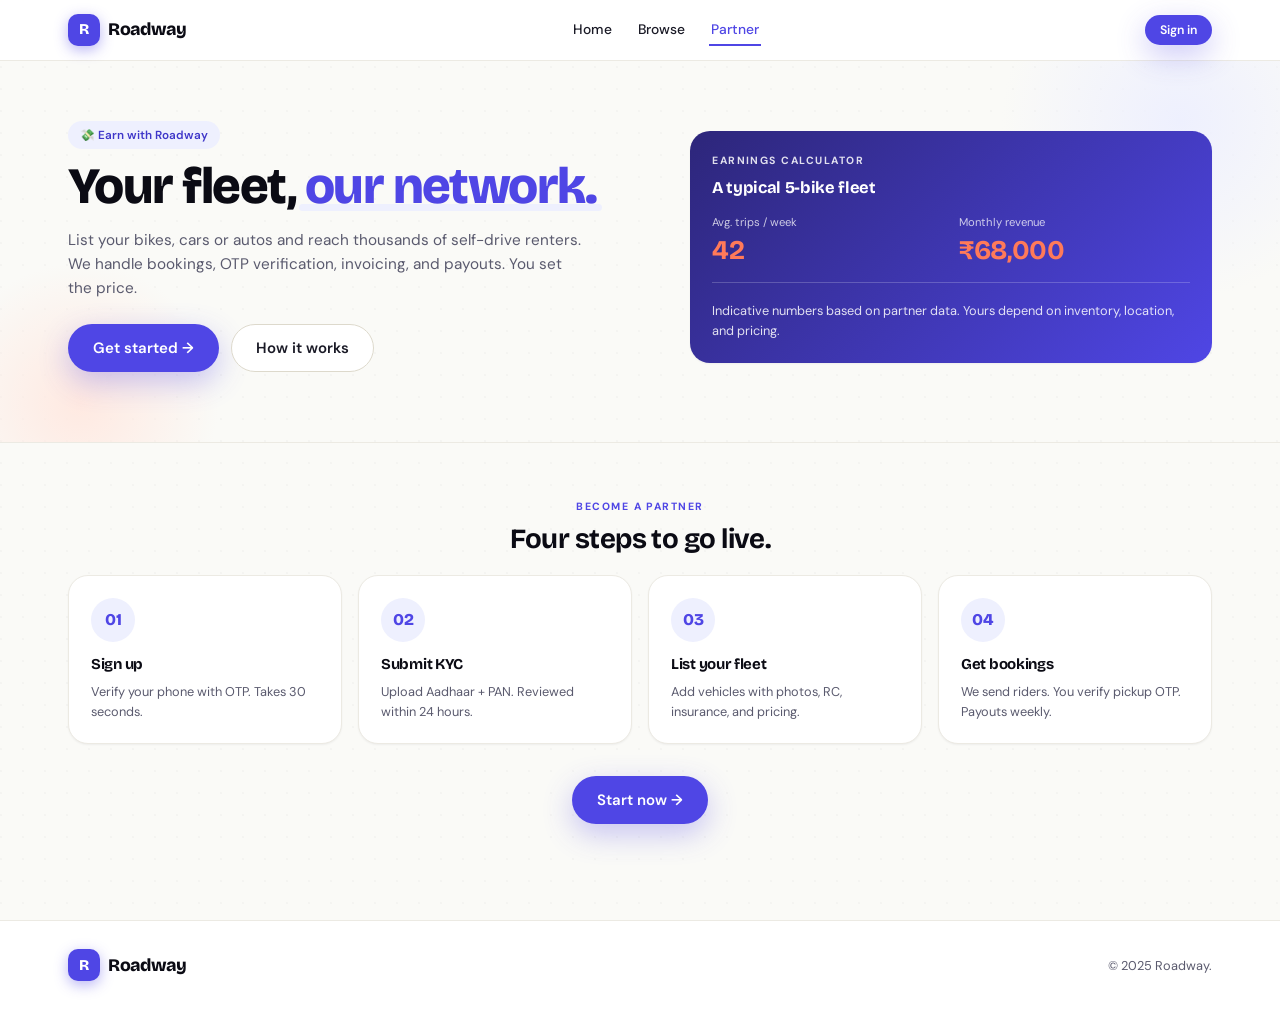
<file: frontend/pages/partner-onboard.html>
<!DOCTYPE html>
<html lang="en">
<head>
  <meta charset="UTF-8" />
  <meta name="viewport" content="width=device-width, initial-scale=1.0, viewport-fit=cover" />
  <meta name="theme-color" content="#4F46E5" />
  <title>Partner with Roadway</title>
  <link rel="stylesheet" href="../css/styles.css" />
</head>
<body class="has-bottom-nav">

<div id="nav-host"></div>

<section class="hero">
  <div class="container">
    <div class="hero-grid">
      <div>
        <span class="pill reveal reveal-1">💸 Earn with Roadway</span>
        <h1 class="reveal reveal-2 mt-3">
          Your fleet, <span class="accent-word">our network.</span>
        </h1>
        <p class="reveal reveal-3 mt-4 muted" style="font-size: 1.02rem; max-width: 520px;">
          List your bikes, cars or autos and reach thousands of self-drive renters. We handle bookings, OTP verification, invoicing, and payouts. You set the price.
        </p>
        <div class="reveal reveal-4 mt-6 flex gap-3 flex-wrap">
          <a href="login.html?role=partner" class="btn btn-primary btn-lg">Get started →</a>
          <a href="#how-partners" class="btn btn-secondary btn-lg">How it works</a>
        </div>
      </div>

      <div class="reveal reveal-3">
        <div class="card" style="background: linear-gradient(135deg, var(--brand-darker) 0%, var(--brand) 100%); color: #fff; border: none;">
          <p class="eyebrow" style="color: rgba(255,255,255,0.85);">Earnings calculator</p>
          <h3 class="mt-2" style="color: #fff;">A typical 5-bike fleet</h3>
          <div class="grid grid-2 mt-4">
            <div>
              <p class="text-xs" style="color: rgba(255,255,255,0.75);">Avg. trips / week</p>
              <p class="display mt-1" style="font-size: 1.8rem; color: var(--accent);">42</p>
            </div>
            <div>
              <p class="text-xs" style="color: rgba(255,255,255,0.75);">Monthly revenue</p>
              <p class="display mt-1" style="font-size: 1.8rem; color: var(--accent);">₹68,000</p>
            </div>
          </div>
          <div class="divider" style="background: rgba(255,255,255,0.2);"></div>
          <p class="text-sm" style="color: rgba(255,255,255,0.85);">Indicative numbers based on partner data. Yours depend on inventory, location, and pricing.</p>
        </div>
      </div>
    </div>
  </div>
</section>

<section id="how-partners" class="section section-bordered">
  <div class="container">
    <div class="text-center section-head">
      <p class="eyebrow">Become a partner</p>
      <h2 class="display mt-2">Four steps to go live.</h2>
    </div>

    <div class="grid grid-4">
      <div class="card card-hover">
        <div class="step-num">01</div>
        <h4>Sign up</h4>
        <p class="muted mt-2 text-sm">Verify your phone with OTP. Takes 30 seconds.</p>
      </div>
      <div class="card card-hover">
        <div class="step-num">02</div>
        <h4>Submit KYC</h4>
        <p class="muted mt-2 text-sm">Upload Aadhaar + PAN. Reviewed within 24 hours.</p>
      </div>
      <div class="card card-hover">
        <div class="step-num">03</div>
        <h4>List your fleet</h4>
        <p class="muted mt-2 text-sm">Add vehicles with photos, RC, insurance, and pricing.</p>
      </div>
      <div class="card card-hover">
        <div class="step-num">04</div>
        <h4>Get bookings</h4>
        <p class="muted mt-2 text-sm">We send riders. You verify pickup OTP. Payouts weekly.</p>
      </div>
    </div>

    <div class="text-center mt-8">
      <a href="login.html?role=partner" class="btn btn-primary btn-lg">Start now →</a>
    </div>
  </div>
</section>

<footer class="site-footer">
  <div class="container flex justify-between items-center flex-wrap gap-4">
    <a href="../index.html" class="brand">
      <span class="brand-mark">R</span>
      <span>Roadway</span>
    </a>
    <p class="text-sm muted">© 2025 Roadway.</p>
  </div>
</footer>

<script src="../js/app.js"></script>
<script>
  mountChrome('partners');
</script>

</body>
</html>
</file>
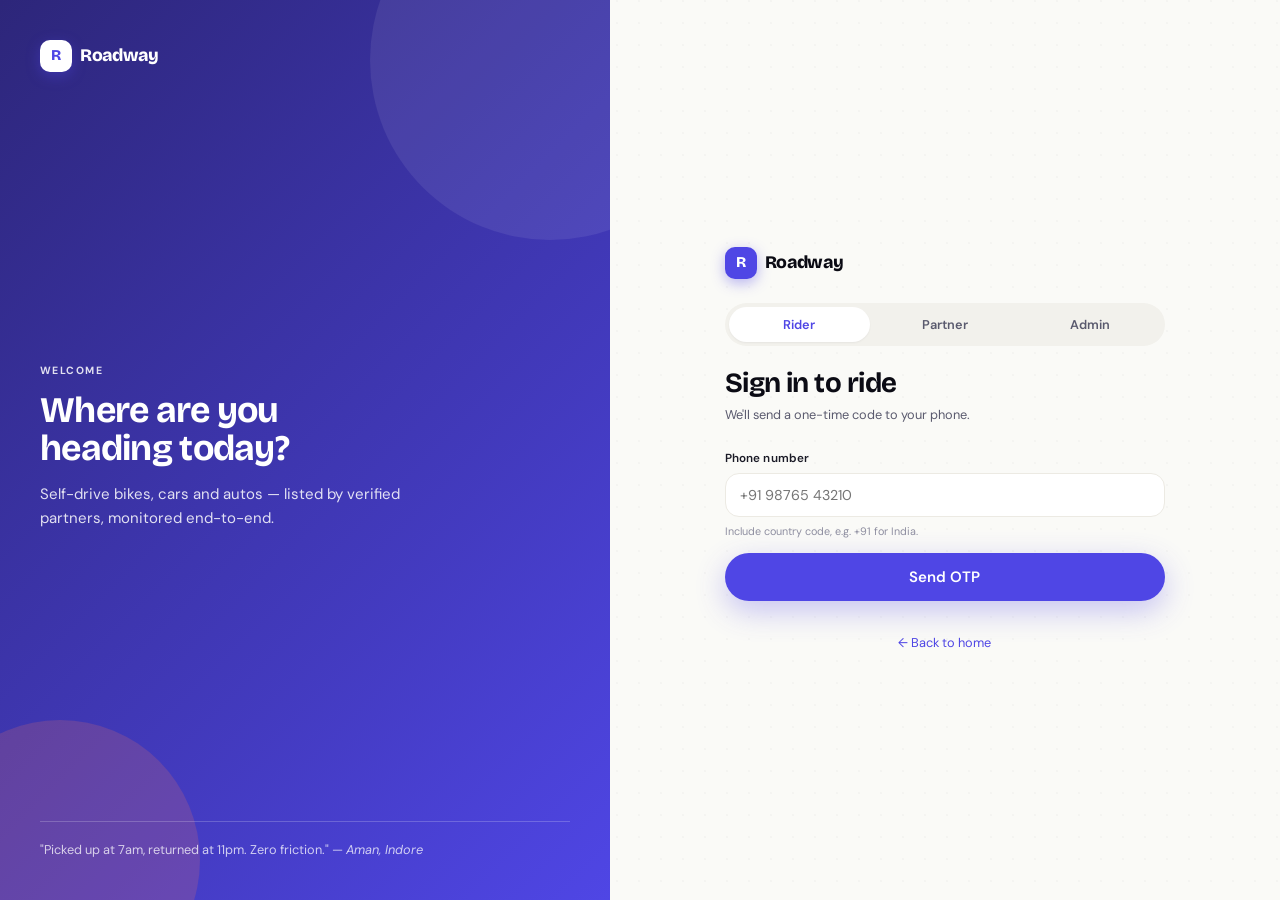
<file: frontend/pages/user-dashboard.html>
<!DOCTYPE html>
<html lang="en">
<head>
  <meta charset="UTF-8" />
  <meta name="viewport" content="width=device-width, initial-scale=1.0, viewport-fit=cover" />
  <meta name="theme-color" content="#4F46E5" />
  <title>Dashboard — Roadway</title>
  <link rel="stylesheet" href="../css/styles.css" />
</head>
<body class="has-bottom-nav">

<div id="nav-host"></div>

<div class="app-shell">
  <aside class="sidebar">
    <a href="../index.html" class="brand">
      <span class="brand-mark">R</span>
      <span>Roadway</span>
    </a>
    <p class="side-section">Rider</p>
    <ul class="side-nav">
      <li><a href="#" class="active" data-tab="overview">Overview</a></li>
      <li><a href="#" data-tab="bookings">My bookings</a></li>
      <li><a href="#" data-tab="profile">Profile</a></li>
      <li><a href="#" data-tab="dl">Driving licence</a></li>
    </ul>
    <p class="side-section">Discover</p>
    <ul class="side-nav">
      <li><a href="browse.html">Browse vehicles</a></li>
    </ul>
    <p class="side-section">Account</p>
    <ul class="side-nav">
      <li><a href="#" onclick="logout(); return false;">Sign out</a></li>
    </ul>
  </aside>

  <main class="app-main">
    <!-- Mobile sub-tab pills -->
    <div class="container" style="padding: 0;">
      <div class="filter-chips" id="mobile-tabs" style="margin-bottom: 14px;">
        <button class="chip active" data-tab="overview">Overview</button>
        <button class="chip" data-tab="bookings">Bookings</button>
        <button class="chip" data-tab="profile">Profile</button>
        <button class="chip" data-tab="dl">Licence</button>
      </div>
    </div>

    <div id="tab-content"><p class="muted">Loading…</p></div>
  </main>
</div>

<script src="../js/app.js"></script>
<script>
mountChrome('dash');
Auth.redirectIfNotRole('user', '../pages/login.html?role=user');

let me = null;

const tabs = {
  overview: renderOverview,
  bookings: renderBookings,
  profile: renderProfile,
  dl: renderDL,
};

function setActiveTab(name) {
  document.querySelectorAll('[data-tab]').forEach(x => x.classList.toggle('active', x.dataset.tab === name));
  tabs[name]();
}

document.querySelectorAll('[data-tab]').forEach(a => {
  a.addEventListener('click', e => {
    e.preventDefault();
    setActiveTab(a.dataset.tab);
  });
});

async function init() {
  try {
    me = await api('/users/me');
    const initialTab = qs('tab') || 'overview';
    setActiveTab(tabs[initialTab] ? initialTab : 'overview');
  } catch (err) {
    document.getElementById('tab-content').innerHTML = `<p class="muted">${escapeHtml(err.message)}</p>`;
  }
}

/* -------------------------- OVERVIEW -------------------------- */
async function renderOverview() {
  const root = document.getElementById('tab-content');
  root.innerHTML = '<p class="muted">Loading…</p>';
  try {
    const bookings = await api('/bookings');
    const ongoing = bookings.filter(b => b.status === 'ONGOING' || b.status === 'CONFIRMED');
    const completed = bookings.filter(b => b.status === 'COMPLETED');
    root.innerHTML = `
      <div class="dash-header">
        <p class="eyebrow">Welcome back</p>
        <h1 class="display mt-2">${escapeHtml(me.full_name || me.phone)}</h1>
        <p class="muted mt-2 text-sm">${me.dl_verified ? '✓ DL verified' : '⚠ Upload your DL to start booking'}</p>
        <div class="mt-4">
          <a href="browse.html" class="btn btn-accent">Find a vehicle →</a>
        </div>
      </div>

      <div class="grid grid-4 mb-6">
        <div class="stat-tile"><div class="label">Total trips</div><div class="value">${bookings.length}</div></div>
        <div class="stat-tile"><div class="label">Active</div><div class="value">${ongoing.length}</div></div>
        <div class="stat-tile"><div class="label">Completed</div><div class="value">${completed.length}</div></div>
        <div class="stat-tile"><div class="label">DL status</div><div class="value" style="font-size: 1.1rem;">${me.dl_verified ? 'Verified' : 'Pending'}</div></div>
      </div>

      <div class="flex justify-between items-center mb-3">
        <h2>Recent bookings</h2>
        <button class="btn btn-ghost btn-sm" onclick="setActiveTab('bookings')">View all →</button>
      </div>
      ${bookings.length ? renderBookingTable(bookings.slice(0, 5)) : `<div class="empty-state"><h3>No trips yet</h3><p>Find your first ride.</p><a href="browse.html" class="btn btn-primary mt-4">Browse vehicles</a></div>`}
    `;
  } catch (err) {
    root.innerHTML = `<p class="muted">${escapeHtml(err.message)}</p>`;
  }
}

window.setActiveTab = setActiveTab;

/* -------------------------- BOOKINGS -------------------------- */
async function renderBookings() {
  const root = document.getElementById('tab-content');
  root.innerHTML = '<p class="muted">Loading…</p>';
  try {
    const bookings = await api('/bookings');
    root.innerHTML = `
      <div class="flex justify-between items-center mb-6 flex-wrap gap-3">
        <div>
          <p class="eyebrow">Bookings</p>
          <h1 class="display mt-2">My trips</h1>
        </div>
        <a href="browse.html" class="btn btn-primary">+ New booking</a>
      </div>
      ${bookings.length ? renderBookingTable(bookings) : `<div class="empty-state"><h3>No bookings yet</h3><p>Find your first ride.</p></div>`}
    `;
  } catch (err) {
    root.innerHTML = `<p class="muted">${escapeHtml(err.message)}</p>`;
  }
}

function renderBookingTable(bookings) {
  return `
    <div class="table-wrap">
      <table class="table">
        <thead><tr>
          <th>Code</th><th>Vehicle</th><th>Pickup</th><th>Total</th><th>Status</th><th>Payment</th><th></th>
        </tr></thead>
        <tbody>
          ${bookings.map(b => `
            <tr>
              <td class="font-mono text-xs">${escapeHtml(b.booking_code)}</td>
              <td>#${b.vehicle_id}</td>
              <td class="text-xs">${fmtDate(b.pickup_at)}</td>
              <td class="font-semibold">${fmtMoney(b.total_amount)}</td>
              <td>${statusBadge(b.status)}</td>
              <td>${statusBadge(b.payment_status)}</td>
              <td><button class="btn btn-ghost btn-sm" onclick="openBooking(${b.id})">View</button></td>
            </tr>
          `).join('')}
        </tbody>
      </table>
    </div>
  `;
}

window.openBooking = async function(id) {
  try {
    const b = await api(`/bookings/${id}`);
    const isPending = b.status === 'PENDING_PAYMENT';
    const canCancel = ['PENDING_PAYMENT', 'CONFIRMED'].includes(b.status);
    const canRate = b.status === 'COMPLETED';
    const body = `
      <div class="grid grid-2 gap-4">
        <div><p class="text-xs muted">Code</p><p class="font-mono">${escapeHtml(b.booking_code)}</p></div>
        <div><p class="text-xs muted">Status</p><p>${statusBadge(b.status)}</p></div>
        <div><p class="text-xs muted">Pickup</p><p class="text-sm">${fmtDate(b.pickup_at)}</p></div>
        <div><p class="text-xs muted">Drop-off</p><p class="text-sm">${fmtDate(b.dropoff_at)}</p></div>
        <div><p class="text-xs muted">Base</p><p>${fmtMoney(b.base_amount)}</p></div>
        <div><p class="text-xs muted">GST</p><p>${fmtMoney(b.tax_amount)}</p></div>
        <div><p class="text-xs muted">Deposit</p><p>${fmtMoney(b.security_deposit)}</p></div>
        <div><p class="text-xs muted">Total</p><p class="font-semibold">${fmtMoney(b.total_amount)}</p></div>
      </div>
      ${b.pickup_otp && b.status === 'CONFIRMED' ? `<div class="card-flat mt-4"><p class="text-xs muted">Pickup OTP — show this to the partner</p><p class="otp-display">${b.pickup_otp}</p></div>` : ''}
      ${b.dropoff_otp && b.status === 'ONGOING' ? `<div class="card-flat mt-4"><p class="text-xs muted">Drop-off OTP</p><p class="otp-display">${b.dropoff_otp}</p></div>` : ''}
    `;
    const footer = `
      ${isPending ? `<button class="btn btn-primary" onclick="payBooking(${b.id})">Pay ${fmtMoney(b.total_amount)}</button>` : ''}
      ${canCancel ? `<button class="btn btn-secondary" onclick="cancelBooking(${b.id})">Cancel</button>` : ''}
      ${b.status !== 'PENDING_PAYMENT' && b.status !== 'CANCELLED' ? `<button class="btn btn-secondary" onclick="downloadInvoice(${b.id})">Invoice</button>` : ''}
      ${canRate ? `<button class="btn btn-primary" onclick="openRate(${b.id})">Rate trip</button>` : ''}
    `;
    modal({ title: `Booking ${b.booking_code}`, body, footer });
  } catch (err) {
    toast(err.message, 'error');
  }
};

window.payBooking = async function(id) {
  if (!await confirmModal('Process mock payment? This will confirm your booking.', { confirmText: 'Pay now' })) return;
  try {
    await api(`/bookings/${id}/pay`, { method: 'POST', body: { booking_id: id, method: 'CARD' } });
    toast('Payment confirmed', 'success');
    document.querySelector('.modal-backdrop')?.remove();
    renderBookings();
  } catch (err) { toast(err.message, 'error'); }
};

window.cancelBooking = async function(id) {
  if (!await confirmModal('Cancel this booking? Refund rules apply.', { danger: true, confirmText: 'Cancel booking' })) return;
  try {
    await api(`/bookings/${id}/cancel`, { method: 'POST', body: { reason: 'User cancelled' } });
    toast('Booking cancelled', 'success');
    document.querySelector('.modal-backdrop')?.remove();
    renderBookings();
  } catch (err) { toast(err.message, 'error'); }
};

window.downloadInvoice = async function(id) {
  try {
    const res = await api(`/bookings/${id}/invoice`, { raw: true });
    if (!res.ok) { toast('Invoice unavailable', 'error'); return; }
    const blob = await res.blob();
    const url = URL.createObjectURL(blob);
    window.open(url, '_blank');
  } catch (err) { toast(err.message, 'error'); }
};

window.openRate = function(bookingId) {
  document.querySelector('.modal-backdrop')?.remove();
  const m = modal({
    title: 'Rate this trip',
    body: `
      <div class="field">
        <label class="label">Stars</label>
        <div class="stars-input" id="rate-stars">
          ${[1, 2, 3, 4, 5].map(i => `<span data-v="${i}">★</span>`).join('')}
        </div>
      </div>
      <div class="field">
        <label class="label">Review (optional)</label>
        <textarea class="textarea" id="rate-text" placeholder="Tell others how it went…"></textarea>
      </div>
    `,
    footer: `<button class="btn btn-secondary" data-modal-close>Cancel</button>
             <button class="btn btn-primary" id="rate-submit">Submit</button>`,
  });
  let chosen = 5;
  const els = m.el.querySelectorAll('#rate-stars span');
  const paint = (v) => els.forEach(e => e.classList.toggle('active', parseInt(e.dataset.v) <= v));
  paint(5);
  els.forEach(el => {
    el.addEventListener('mouseenter', () => paint(parseInt(el.dataset.v)));
    el.addEventListener('click', () => { chosen = parseInt(el.dataset.v); paint(chosen); });
  });
  m.el.querySelector('[data-modal-close]').onclick = m.close;
  m.el.querySelector('#rate-submit').onclick = async () => {
    try {
      await api('/ratings', { method: 'POST', body: { booking_id: bookingId, stars: chosen, review: m.el.querySelector('#rate-text').value || null } });
      toast('Thanks for the review!', 'success');
      m.close();
    } catch (err) { toast(err.message, 'error'); }
  };
};

/* -------------------------- PROFILE -------------------------- */
async function renderProfile() {
  const root = document.getElementById('tab-content');
  root.innerHTML = `
    <p class="eyebrow">Profile</p>
    <h1 class="display mt-2 mb-6">Your details</h1>
    <div class="card" style="max-width: 640px;">
      <form id="profile-form">
        <div class="field-row">
          <div class="field">
            <label class="label">Full name</label>
            <input class="input" name="full_name" value="${escapeHtml(me.full_name || '')}" />
          </div>
          <div class="field">
            <label class="label">Email</label>
            <input class="input" type="email" name="email" value="${escapeHtml(me.email || '')}" />
          </div>
        </div>
        <div class="field-row">
          <div class="field">
            <label class="label">Phone</label>
            <input class="input" value="${escapeHtml(me.phone)}" disabled />
          </div>
          <div class="field">
            <label class="label">Gender</label>
            <select class="select" name="gender">
              <option value="">—</option>
              <option ${me.gender === 'MALE' ? 'selected' : ''}>MALE</option>
              <option ${me.gender === 'FEMALE' ? 'selected' : ''}>FEMALE</option>
              <option ${me.gender === 'OTHER' ? 'selected' : ''}>OTHER</option>
            </select>
          </div>
        </div>
        <div class="field">
          <label class="label">Address</label>
          <textarea class="textarea" name="address">${escapeHtml(me.address || '')}</textarea>
        </div>
        <button class="btn btn-primary" type="submit">Save changes</button>
      </form>
    </div>
  `;

  document.getElementById('profile-form').addEventListener('submit', async (e) => {
    e.preventDefault();
    const fd = new FormData(e.target);
    const body = {};
    for (const [k, v] of fd.entries()) if (v) body[k] = v;
    const btn = e.target.querySelector('button');
    setLoading(btn, true);
    try {
      me = await api('/users/me', { method: 'PATCH', body });
      toast('Profile updated', 'success');
    } catch (err) { toast(err.message, 'error'); }
    finally { setLoading(btn, false); }
  });
}

/* -------------------------- DL -------------------------- */
async function renderDL() {
  const root = document.getElementById('tab-content');
  root.innerHTML = `
    <p class="eyebrow">Driving licence</p>
    <h1 class="display mt-2 mb-6">Your DL</h1>
    <div class="card" style="max-width: 640px;">
      <p>Status: ${me.dl_verified ? '<span class="badge badge-success">Verified</span>' : '<span class="badge badge-warn">Pending</span>'}</p>

      <div class="divider"></div>

      <form id="dl-form">
        <div class="field">
          <label class="label">DL number</label>
          <input class="input" name="dl_number" value="${escapeHtml(me.dl_number || '')}" required />
        </div>
        <button type="submit" class="btn btn-secondary">Save number</button>
      </form>

      <div class="divider"></div>

      <form id="dl-img-form">
        <div class="field">
          <label class="label">DL image</label>
          <input class="input" type="file" name="file" accept="image/*" required />
          <p class="field-help">Front side of your driving licence. Max 10 MB.</p>
        </div>
        <button type="submit" class="btn btn-primary">Upload image</button>
      </form>

      ${me.dl_image ? `<div class="mt-6"><p class="text-xs muted mb-2">Uploaded image:</p><img src="${CONFIG.API_BASE}/${me.dl_image.replace(/^\/+/, '')}" style="max-width:300px; border-radius: var(--r-md);" /></div>` : ''}
    </div>
  `;

  document.getElementById('dl-form').addEventListener('submit', async e => {
    e.preventDefault();
    try {
      me = await api('/users/me/dl', { method: 'POST', body: { dl_number: e.target.dl_number.value } });
      toast('DL number saved — re-verification required', 'success');
      renderDL();
    } catch (err) { toast(err.message, 'error'); }
  });

  document.getElementById('dl-img-form').addEventListener('submit', async e => {
    e.preventDefault();
    const fd = new FormData(e.target);
    try {
      me = await api('/users/me/dl-image', { method: 'POST', body: fd, isForm: true });
      toast('DL image uploaded', 'success');
      renderDL();
    } catch (err) { toast(err.message, 'error'); }
  });
}

init();
</script>

</body>
</html>
</file>
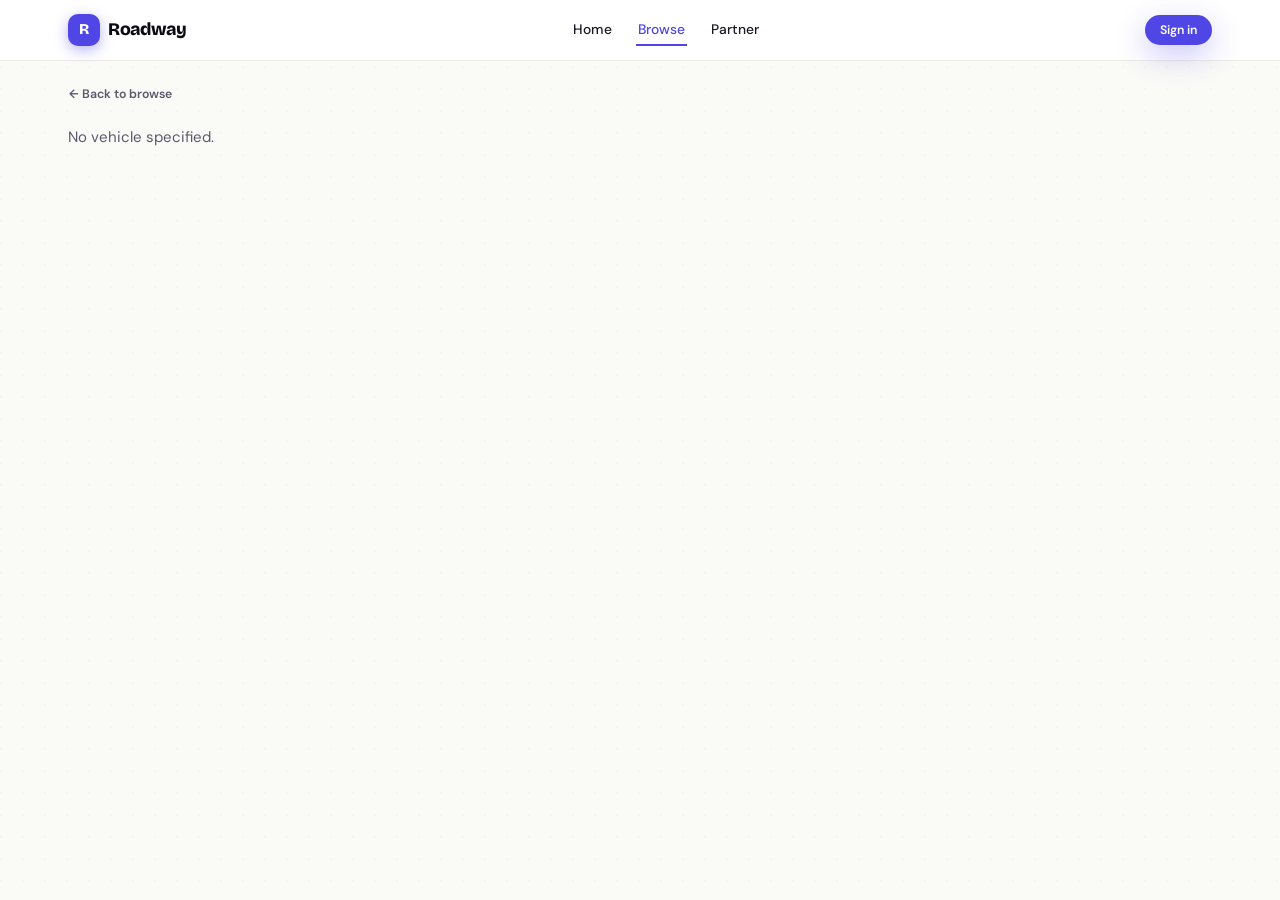
<file: frontend/pages/vehicle-detail.html>
<!DOCTYPE html>
<html lang="en">
<head>
  <meta charset="UTF-8" />
  <meta name="viewport" content="width=device-width, initial-scale=1.0, viewport-fit=cover" />
  <meta name="theme-color" content="#4F46E5" />
  <title>Vehicle — Roadway</title>
  <link rel="stylesheet" href="../css/styles.css" />
  <style>
    .v-detail-image {
      height: 240px;
      border-radius: var(--r-lg);
      overflow: hidden;
      background: linear-gradient(135deg, var(--brand-tint) 0%, var(--accent-soft) 100%);
      display: grid;
      place-items: center;
      color: rgba(79, 70, 229, 0.4);
      font-size: 6rem;
    }
    .v-detail-image img { width: 100%; height: 100%; object-fit: cover; }
    @media (min-width: 768px) { .v-detail-image { height: 380px; } }

    .detail-grid {
      display: grid;
      grid-template-columns: 1fr;
      gap: 24px;
      align-items: flex-start;
    }
    @media (min-width: 980px) {
      .detail-grid { grid-template-columns: 1.4fr 1fr; gap: 36px; }
      .booking-aside { position: sticky; top: 84px; }
    }

    .spec-grid { display: grid; grid-template-columns: repeat(2, 1fr); gap: 10px; }
    @media (min-width: 540px) { .spec-grid { grid-template-columns: repeat(4, 1fr); } }
    .spec-grid .card-flat { text-align: center; padding: 12px 8px; }
    .spec-grid .card-flat .text-xs { margin-bottom: 4px; }
  </style>
</head>
<body class="has-bottom-nav">

<div id="nav-host"></div>

<section style="padding: 18px 0 32px;">
  <div class="container">
    <a href="browse.html" class="btn btn-ghost btn-sm" style="padding-left: 0;">← Back to browse</a>

    <div id="content" class="mt-4">
      <p class="muted">Loading…</p>
    </div>
  </div>
</section>

<script src="../js/app.js"></script>
<script>
mountChrome('browse');

const vehicleId = qs('id');
let currentVehicle = null;

async function load() {
  const root = document.getElementById('content');
  try {
    const v = await api(`/vehicles/${vehicleId}`);
    currentVehicle = v;
    const ratings = await api(`/ratings/vehicle/${vehicleId}`).catch(() => []);
    root.innerHTML = render(v, ratings);
    bindBookingForm();
  } catch (err) {
    root.innerHTML = `<div class="empty-state"><h3>Vehicle not found</h3><p>${escapeHtml(err.message)}</p></div>`;
  }
}

function render(v, ratings) {
  const images = (v.images || '').split(',').filter(s => s.trim());
  const features = (v.features || '').split(',').filter(s => s.trim());
  const mainImg = images[0] ? (images[0].startsWith('http') ? images[0] : `${CONFIG.API_BASE}/${images[0].replace(/^\/+/, '')}`) : null;

  return `
    <div class="detail-grid">
      <!-- LEFT: details -->
      <div>
        <div class="v-detail-image">
          ${mainImg ? `<img src="${mainImg}" onerror="this.outerHTML='${vehicleIcon(v.vehicle_type)}'"/>` : vehicleIcon(v.vehicle_type)}
        </div>

        <div class="mt-6">
          <p class="eyebrow">${v.vehicle_type}</p>
          <div class="flex justify-between items-start mt-2 gap-3 flex-wrap">
            <h1 class="display">${escapeHtml(v.brand)} ${escapeHtml(v.model)}</h1>
            ${v.avg_rating > 0 ? `<div class="flex items-center gap-2">${starsHtml(v.avg_rating)} <span class="muted text-sm">${v.avg_rating}</span></div>` : ''}
          </div>
          <p class="muted mt-2 text-sm">${v.year} · ${v.color || ''} · Reg. <span class="font-mono">${escapeHtml(v.registration_number)}</span></p>
        </div>

        <div class="spec-grid mt-6">
          <div class="card-flat">
            <p class="text-xs muted">Fuel</p>
            <p class="font-semibold">${v.fuel_type}</p>
          </div>
          <div class="card-flat">
            <p class="text-xs muted">Transmission</p>
            <p class="font-semibold">${v.transmission}</p>
          </div>
          <div class="card-flat">
            <p class="text-xs muted">Seats</p>
            <p class="font-semibold">${v.seats}</p>
          </div>
          <div class="card-flat">
            <p class="text-xs muted">Bookings</p>
            <p class="font-semibold">${v.total_bookings || 0}</p>
          </div>
        </div>

        ${v.description ? `<div class="mt-6"><h3>About this vehicle</h3><p class="muted mt-2 text-sm">${escapeHtml(v.description)}</p></div>` : ''}

        ${features.length ? `<div class="mt-6"><h3>Features</h3>
          <div class="flex gap-2 mt-3 flex-wrap">
            ${features.map(f => `<span class="badge badge-neutral">${escapeHtml(f.trim())}</span>`).join('')}
          </div></div>` : ''}

        ${v.pickup_address ? `<div class="mt-6"><h3>Pickup location</h3>
          <p class="muted mt-2 text-sm">📍 ${escapeHtml(v.pickup_address)}${v.pickup_city ? ', ' + escapeHtml(v.pickup_city) : ''}</p></div>` : ''}

        <div class="mt-8">
          <h3>Reviews ${ratings.length ? `(${ratings.length})` : ''}</h3>
          ${ratings.length ? ratings.map(r => `
            <div class="card-flat mt-3">
              <div class="flex justify-between items-center">
                ${starsHtml(r.stars)}
                <span class="text-xs muted">${timeAgo(r.created_at)}</span>
              </div>
              ${r.review ? `<p class="mt-2 text-sm">${escapeHtml(r.review)}</p>` : ''}
            </div>
          `).join('') : '<p class="muted mt-2 text-sm">No reviews yet.</p>'}
        </div>
      </div>

      <!-- RIGHT: booking -->
      <aside class="booking-aside">
        <div class="card">
          <div class="flex items-baseline gap-2">
            <span class="display" style="font-size: 2rem; color: var(--brand);">${fmtMoney(v.hourly_rate)}</span>
            <span class="muted text-sm">/hour</span>
          </div>
          <p class="text-sm muted mt-2">Day rate ${fmtMoney(v.daily_rate)} · Deposit ${fmtMoney(v.security_deposit)}</p>

          <div class="divider"></div>

          <form id="book-form">
            <div class="field">
              <label class="label">Pickup</label>
              <input class="input" type="datetime-local" name="pickup_at" required />
            </div>
            <div class="field">
              <label class="label">Drop-off</label>
              <input class="input" type="datetime-local" name="dropoff_at" required />
            </div>
            <div class="field">
              <label class="label">Notes (optional)</label>
              <textarea class="textarea" name="notes" placeholder="Any special requests?"></textarea>
            </div>

            <button type="button" id="estimate-btn" class="btn btn-secondary btn-block">Estimate fare</button>

            <div id="estimate-box" class="card-flat mt-4 hidden">
              <h4>Estimate</h4>
              <div class="flex justify-between mt-2 text-sm"><span class="muted">Duration</span><span id="e-duration">—</span></div>
              <div class="flex justify-between text-sm mt-1"><span class="muted">Base</span><span id="e-base">—</span></div>
              <div class="flex justify-between text-sm mt-1"><span class="muted">GST</span><span id="e-tax">—</span></div>
              <div class="flex justify-between text-sm mt-1"><span class="muted">Deposit</span><span id="e-deposit">—</span></div>
              <div class="divider" style="margin: 12px 0;"></div>
              <div class="flex justify-between"><strong>Total payable</strong><strong id="e-total" style="color: var(--brand);">—</strong></div>
            </div>

            <button type="submit" class="btn btn-primary btn-block btn-lg mt-4">Book now</button>
          </form>
          <p class="text-xs muted text-center mt-3">You'll be redirected to your dashboard for payment.</p>
        </div>
      </aside>
    </div>
  `;
}

function bindBookingForm() {
  const form = document.getElementById('book-form');
  const estimateBtn = document.getElementById('estimate-btn');

  estimateBtn.addEventListener('click', async () => {
    const fd = new FormData(form);
    const pickup = fd.get('pickup_at');
    const dropoff = fd.get('dropoff_at');
    if (!pickup || !dropoff) { toast('Pick both pickup and drop-off times', 'error'); return; }
    setLoading(estimateBtn, true);
    try {
      const est = await api('/bookings/estimate', { method: 'POST', body: {
        vehicle_id: parseInt(vehicleId),
        pickup_at: new Date(pickup).toISOString(),
        dropoff_at: new Date(dropoff).toISOString(),
      }});
      const box = document.getElementById('estimate-box');
      box.classList.remove('hidden');
      document.getElementById('e-duration').textContent = `${est.duration_hours?.toFixed(1) || '—'} hrs`;
      document.getElementById('e-base').textContent = fmtMoney(est.base_amount);
      document.getElementById('e-tax').textContent = fmtMoney(est.tax_amount);
      document.getElementById('e-deposit').textContent = fmtMoney(est.security_deposit);
      document.getElementById('e-total').textContent = fmtMoney(est.total_amount);
    } catch (err) {
      toast(err.message, 'error');
    } finally {
      setLoading(estimateBtn, false);
    }
  });

  form.addEventListener('submit', async (e) => {
    e.preventDefault();
    if (!Auth.isLoggedIn() || Auth.role !== 'user') {
      toast('Please sign in as a rider to book', 'info');
      setTimeout(() => location.href = `login.html?role=user&next=${encodeURIComponent(location.href)}`, 700);
      return;
    }
    const fd = new FormData(form);
    const btn = e.target.querySelector('button[type=submit]');
    setLoading(btn, true);
    try {
      const booking = await api('/bookings', { method: 'POST', body: {
        vehicle_id: parseInt(vehicleId),
        pickup_at: new Date(fd.get('pickup_at')).toISOString(),
        dropoff_at: new Date(fd.get('dropoff_at')).toISOString(),
        pickup_location: currentVehicle.pickup_address || '',
        dropoff_location: currentVehicle.pickup_address || '',
        notes: fd.get('notes') || null,
      }});
      toast('Booking created — finishing up…', 'success');
      setTimeout(() => location.href = `user-dashboard.html?tab=bookings&new=${booking.id}`, 700);
    } catch (err) {
      toast(err.message, 'error');
    } finally {
      setLoading(btn, false);
    }
  });
}

if (!vehicleId) {
  document.getElementById('content').innerHTML = '<p class="muted">No vehicle specified.</p>';
} else {
  load();
}
</script>

</body>
</html>
</file>
<file: frontend/css/styles.css>
/* =========================================================================
   ROADWAY — Mobile-first design system
   Inspired by mobile rental apps but with its own voice:
   electric indigo + soft coral on clean off-white.
   ========================================================================= */

@import url('https://fonts.googleapis.com/css2?family=Bricolage+Grotesque:opsz,wght@12..96,400;12..96,500;12..96,600;12..96,700;12..96,800&family=DM+Sans:wght@400;500;600;700&family=JetBrains+Mono:wght@400;500&display=swap');

:root {
  /* Brand — electric indigo with coral accent */
  --brand: #4F46E5;
  --brand-dark: #3F37C9;
  --brand-darker: #2D267A;
  --brand-soft: #EEF0FE;
  --brand-tint: #F5F3FF;

  --accent: #FF7A59;            /* warm coral for CTAs / highlights */
  --accent-dark: #E85D3D;
  --accent-soft: #FFE9E1;

  /* Surface */
  --bg: #FAFAF7;                /* warm off-white */
  --bg-soft: #F2F1EC;
  --bg-elevated: #FFFFFF;
  --bg-card: #FFFFFF;

  /* Ink */
  --ink: #1A1A26;
  --ink-strong: #0B0B14;
  --ink-muted: #5A5A6E;
  --ink-soft: #8E8EA0;
  --ink-on-brand: #FFFFFF;

  --line: #ECEAE3;
  --line-strong: #DDD9CC;

  /* Status */
  --success: #16A34A;
  --success-soft: #DCFCE7;
  --warn: #D97706;
  --warn-soft: #FEF3C7;
  --danger: #DC2626;
  --danger-soft: #FEE2E2;
  --info: #2563EB;
  --info-soft: #DBEAFE;

  /* Type */
  --font-display: 'Bricolage Grotesque', system-ui, sans-serif;
  --font-body: 'DM Sans', system-ui, sans-serif;
  --font-mono: 'JetBrains Mono', monospace;

  /* Radius — soft mobile feel */
  --r-sm: 8px;
  --r-md: 14px;
  --r-lg: 20px;
  --r-xl: 28px;
  --r-pill: 999px;

  /* Shadow */
  --shadow-sm: 0 1px 2px rgba(15, 15, 30, 0.05);
  --shadow-md: 0 6px 20px rgba(15, 15, 30, 0.06);
  --shadow-lg: 0 16px 40px rgba(15, 15, 30, 0.08);
  --shadow-xl: 0 28px 60px rgba(15, 15, 30, 0.12);
  --shadow-brand: 0 10px 30px rgba(79, 70, 229, 0.30);

  /* Layout */
  --bottom-nav-h: 68px;
  --top-bar-h: 60px;
  --max-w: 1200px;
}

* { box-sizing: border-box; margin: 0; padding: 0; }

html, body {
  background: var(--bg);
  color: var(--ink);
  font-family: var(--font-body);
  font-size: 15px;
  line-height: 1.55;
  -webkit-font-smoothing: antialiased;
  -moz-osx-font-smoothing: grayscale;
  min-height: 100vh;
}

body {
  /* Subtle textured background dots */
  background-image: radial-gradient(circle at 1px 1px, rgba(15, 15, 30, 0.025) 1px, transparent 0);
  background-size: 22px 22px;
}

a { color: var(--brand); text-decoration: none; transition: color .15s ease; }
a:hover { color: var(--brand-dark); }
img { max-width: 100%; display: block; }

button { font-family: inherit; cursor: pointer; }

/* ============================== TYPOGRAPHY ============================== */
.display { font-family: var(--font-display); font-weight: 700; letter-spacing: -0.02em; line-height: 1.05; }
h1, h2, h3, h4 { font-family: var(--font-display); font-weight: 700; letter-spacing: -0.02em; color: var(--ink-strong); }
h1 { font-size: clamp(1.7rem, 5.5vw, 2.6rem); line-height: 1.1; }
h2 { font-size: clamp(1.35rem, 4vw, 1.85rem); line-height: 1.2; }
h3 { font-size: 1.1rem; line-height: 1.3; }
h4 { font-size: 1rem; line-height: 1.35; }

.eyebrow {
  font-size: 0.7rem;
  font-weight: 700;
  letter-spacing: 0.14em;
  text-transform: uppercase;
  color: var(--brand);
}

.muted { color: var(--ink-muted); }
.soft { color: var(--ink-soft); }
.text-xs { font-size: 0.75rem; }
.text-sm { font-size: 0.85rem; }
.text-center { text-align: center; }
.font-mono { font-family: var(--font-mono); }
.font-semibold { font-weight: 600; }
.font-bold { font-weight: 700; }

/* ============================== LAYOUT ============================== */
.container {
  width: 100%;
  max-width: var(--max-w);
  margin: 0 auto;
  padding: 0 18px;
}

@media (min-width: 768px) { .container { padding: 0 28px; } }

/* Spacing helpers */
.mt-1 { margin-top: 4px; } .mt-2 { margin-top: 8px; } .mt-3 { margin-top: 12px; }
.mt-4 { margin-top: 16px; } .mt-6 { margin-top: 24px; } .mt-8 { margin-top: 32px; } .mt-10 { margin-top: 40px; }
.mb-1 { margin-bottom: 4px; } .mb-2 { margin-bottom: 8px; } .mb-3 { margin-bottom: 12px; }
.mb-4 { margin-bottom: 16px; } .mb-6 { margin-bottom: 24px; } .mb-8 { margin-bottom: 32px; }

.flex { display: flex; }
.gap-2 { gap: 8px; } .gap-3 { gap: 12px; } .gap-4 { gap: 16px; } .gap-6 { gap: 24px; }
.justify-between { justify-content: space-between; }
.justify-center { justify-content: center; }
.items-center { align-items: center; }
.items-start { align-items: flex-start; }
.items-baseline { align-items: baseline; }
.flex-wrap { flex-wrap: wrap; }
.flex-1 { flex: 1; }
.hidden { display: none !important; }

.grid { display: grid; gap: 16px; }
.grid-2 { grid-template-columns: 1fr; }
.grid-3 { grid-template-columns: 1fr; }
.grid-4 { grid-template-columns: repeat(2, 1fr); }

@media (min-width: 640px) {
  .grid-2 { grid-template-columns: repeat(2, 1fr); }
  .grid-4 { grid-template-columns: repeat(4, 1fr); }
}
@media (min-width: 900px) {
  .grid-3 { grid-template-columns: repeat(3, 1fr); }
}

/* ============================== TOP BAR (Mobile) ============================== */
.topbar {
  position: sticky;
  top: 0;
  z-index: 50;
  background: rgba(255, 255, 255, 0.92);
  backdrop-filter: saturate(180%) blur(14px);
  -webkit-backdrop-filter: saturate(180%) blur(14px);
  border-bottom: 1px solid var(--line);
}
.topbar-inner {
  height: var(--top-bar-h);
  display: flex;
  align-items: center;
  justify-content: space-between;
  gap: 12px;
}
.brand {
  display: inline-flex;
  align-items: center;
  gap: 8px;
  font-family: var(--font-display);
  font-weight: 800;
  font-size: 1.18rem;
  color: var(--ink-strong);
  letter-spacing: -0.02em;
}
.brand:hover { color: var(--ink-strong); }
.brand-mark {
  width: 32px;
  height: 32px;
  border-radius: 10px;
  background: var(--brand);
  color: #fff;
  display: grid;
  place-items: center;
  font-family: var(--font-display);
  font-weight: 800;
  font-size: 1rem;
  box-shadow: 0 4px 14px rgba(79, 70, 229, 0.4);
}

.nav-links { display: none; list-style: none; gap: 22px; align-items: center; }
.nav-links a {
  color: var(--ink); font-weight: 500; font-size: 0.92rem;
  padding: 6px 2px; border-bottom: 2px solid transparent;
  transition: border-color .15s, color .15s;
}
.nav-links a:hover { color: var(--brand); }
.nav-links a.active { color: var(--brand); border-bottom-color: var(--brand); }

.nav-actions { display: flex; gap: 8px; align-items: center; }
.icon-btn {
  width: 40px; height: 40px;
  border-radius: var(--r-pill);
  background: var(--bg-soft);
  border: 1px solid var(--line);
  display: grid; place-items: center;
  color: var(--ink);
  font-size: 1.05rem;
  transition: background .15s, transform .1s;
}
.icon-btn:hover { background: var(--brand-soft); color: var(--brand); }
.icon-btn:active { transform: scale(0.95); }

@media (min-width: 768px) {
  .nav-links { display: flex; }
}

/* ============================== BOTTOM NAV (Mobile) ============================== */
.bottom-nav {
  position: fixed;
  bottom: 0;
  left: 0;
  right: 0;
  height: var(--bottom-nav-h);
  background: var(--bg-elevated);
  border-top: 1px solid var(--line);
  display: flex;
  justify-content: space-around;
  align-items: stretch;
  z-index: 100;
  padding: 0;
  box-shadow: 0 -6px 20px rgba(15, 15, 30, 0.04);
}
.bottom-nav a {
  flex: 1;
  display: flex;
  flex-direction: column;
  align-items: center;
  justify-content: center;
  gap: 3px;
  color: var(--ink-soft);
  font-size: 0.7rem;
  font-weight: 600;
  letter-spacing: 0.02em;
  padding: 8px 4px;
  position: relative;
  transition: color .15s;
}
.bottom-nav a .icon { font-size: 1.3rem; line-height: 1; }
.bottom-nav a.active { color: var(--brand); }
.bottom-nav a.active::before {
  content: '';
  position: absolute;
  top: 0;
  left: 50%;
  transform: translateX(-50%);
  width: 32px;
  height: 3px;
  border-radius: 0 0 4px 4px;
  background: var(--brand);
}
.bottom-nav a:hover { color: var(--brand); }

@media (min-width: 768px) {
  .bottom-nav { display: none; }
  body.has-bottom-nav { padding-bottom: 0; }
}
body.has-bottom-nav { padding-bottom: var(--bottom-nav-h); }

/* ============================== BUTTONS ============================== */
.btn {
  display: inline-flex;
  align-items: center;
  justify-content: center;
  gap: 8px;
  font-family: var(--font-body);
  font-weight: 600;
  font-size: 0.92rem;
  padding: 11px 20px;
  border-radius: var(--r-pill);
  border: 1px solid transparent;
  background: transparent;
  color: var(--ink);
  cursor: pointer;
  transition: transform .1s ease, background .15s ease, color .15s ease, box-shadow .2s ease, border-color .15s ease;
  white-space: nowrap;
  user-select: none;
  text-decoration: none;
  line-height: 1.2;
}
.btn:active { transform: scale(0.97); }
.btn:disabled { opacity: 0.55; cursor: not-allowed; transform: none; }

.btn-primary {
  background: var(--brand);
  color: #fff;
  box-shadow: var(--shadow-brand);
}
.btn-primary:hover:not(:disabled) { background: var(--brand-dark); color: #fff; }

.btn-accent {
  background: var(--accent);
  color: #fff;
  box-shadow: 0 8px 22px rgba(255, 122, 89, 0.35);
}
.btn-accent:hover:not(:disabled) { background: var(--accent-dark); color: #fff; }

.btn-secondary {
  background: var(--bg-elevated);
  color: var(--ink);
  border-color: var(--line-strong);
}
.btn-secondary:hover:not(:disabled) { background: var(--bg-soft); border-color: var(--ink-muted); }

.btn-dark {
  background: var(--ink-strong);
  color: #fff;
}
.btn-dark:hover:not(:disabled) { background: var(--ink); color: #fff; }

.btn-ghost { background: transparent; color: var(--ink-muted); }
.btn-ghost:hover:not(:disabled) { background: var(--bg-soft); color: var(--ink); }

.btn-danger { background: var(--danger); color: #fff; }
.btn-danger:hover:not(:disabled) { background: #B91C1C; color: #fff; }

.btn-sm { padding: 7px 14px; font-size: 0.82rem; }
.btn-lg { padding: 14px 24px; font-size: 1rem; }
.btn-block { width: 100%; }

/* ============================== CARDS ============================== */
.card {
  background: var(--bg-card);
  border: 1px solid var(--line);
  border-radius: var(--r-lg);
  padding: 18px;
  box-shadow: var(--shadow-sm);
}
@media (min-width: 768px) { .card { padding: 22px; } }

.card-flat {
  background: var(--bg-soft);
  border-radius: var(--r-md);
  padding: 14px;
}

.card-hover { transition: transform .2s ease, box-shadow .2s ease, border-color .2s ease; }
.card-hover:hover { transform: translateY(-2px); box-shadow: var(--shadow-md); border-color: var(--line-strong); }

/* ============================== BADGES ============================== */
.badge {
  display: inline-flex;
  align-items: center;
  gap: 4px;
  font-size: 0.7rem;
  font-weight: 600;
  padding: 4px 10px;
  border-radius: var(--r-pill);
  letter-spacing: 0.02em;
  background: var(--bg-soft);
  color: var(--ink-muted);
  white-space: nowrap;
  text-transform: capitalize;
}
.badge-success { background: var(--success-soft); color: #15803D; }
.badge-warn { background: var(--warn-soft); color: #B45309; }
.badge-danger { background: var(--danger-soft); color: #B91C1C; }
.badge-info { background: var(--info-soft); color: #1D4ED8; }
.badge-accent { background: var(--brand-soft); color: var(--brand-dark); }
.badge-neutral { background: var(--bg-soft); color: var(--ink-muted); }

/* ============================== FORMS ============================== */
.field { margin-bottom: 14px; }
.field-row { display: grid; grid-template-columns: 1fr; gap: 12px; margin-bottom: 14px; }
@media (min-width: 540px) { .field-row { grid-template-columns: 1fr 1fr; } }

.label {
  display: block;
  font-size: 0.78rem;
  font-weight: 600;
  color: var(--ink);
  margin-bottom: 6px;
  letter-spacing: 0.01em;
}
.field-help { font-size: 0.72rem; color: var(--ink-soft); margin-top: 6px; }

.input, .select, .textarea {
  width: 100%;
  font-family: inherit;
  font-size: 0.95rem;
  padding: 12px 14px;
  background: var(--bg-elevated);
  border: 1.5px solid var(--line);
  border-radius: var(--r-md);
  color: var(--ink);
  transition: border-color .15s, box-shadow .15s, background .15s;
  -webkit-appearance: none;
  appearance: none;
}
.input:focus, .select:focus, .textarea:focus {
  outline: none;
  border-color: var(--brand);
  box-shadow: 0 0 0 4px var(--brand-soft);
}
.input:disabled { background: var(--bg-soft); color: var(--ink-soft); cursor: not-allowed; }
.textarea { min-height: 90px; resize: vertical; }
.select {
  background-image: url("data:image/svg+xml,%3Csvg xmlns='http://www.w3.org/2000/svg' width='12' height='8' viewBox='0 0 12 8'%3E%3Cpath fill='none' stroke='%235A5A6E' stroke-width='2' stroke-linecap='round' stroke-linejoin='round' d='M1 1l5 5 5-5'/%3E%3C/svg%3E");
  background-repeat: no-repeat;
  background-position: right 14px center;
  padding-right: 38px;
}

/* OTP input */
.otp-input-row { display: flex; gap: 8px; justify-content: space-between; }
.otp-input-row input {
  flex: 1;
  height: 56px;
  text-align: center;
  font-size: 1.5rem;
  font-family: var(--font-display);
  font-weight: 700;
  border: 1.5px solid var(--line);
  border-radius: var(--r-md);
  background: var(--bg-elevated);
  color: var(--ink-strong);
  transition: border-color .15s, box-shadow .15s;
}
.otp-input-row input:focus {
  outline: none;
  border-color: var(--brand);
  box-shadow: 0 0 0 4px var(--brand-soft);
}

/* Tabs */
.tabs {
  display: flex;
  gap: 4px;
  background: var(--bg-soft);
  padding: 4px;
  border-radius: var(--r-pill);
  margin-bottom: 22px;
}
.tab {
  flex: 1;
  background: transparent;
  border: none;
  padding: 9px 12px;
  border-radius: var(--r-pill);
  font-size: 0.85rem;
  font-weight: 600;
  color: var(--ink-muted);
  cursor: pointer;
  transition: background .15s, color .15s, box-shadow .15s;
}
.tab.active {
  background: var(--bg-elevated);
  color: var(--brand);
  box-shadow: var(--shadow-sm);
}

/* ============================== HERO (Home) ============================== */
.hero {
  position: relative;
  padding: 28px 0 36px;
  overflow: hidden;
}
.hero::before {
  content: '';
  position: absolute;
  top: -120px; right: -80px;
  width: 360px; height: 360px;
  background: radial-gradient(circle, var(--brand-soft) 0%, transparent 70%);
  z-index: 0;
}
.hero::after {
  content: '';
  position: absolute;
  bottom: -100px; left: -60px;
  width: 280px; height: 280px;
  background: radial-gradient(circle, var(--accent-soft) 0%, transparent 70%);
  z-index: 0;
}
.hero > * { position: relative; z-index: 1; }

@media (min-width: 768px) {
  .hero { padding: 60px 0 70px; }
}

.hero-grid {
  display: grid;
  grid-template-columns: 1fr;
  gap: 40px;
  align-items: center;
}
@media (min-width: 900px) {
  .hero-grid { grid-template-columns: 1.1fr 1fr; gap: 48px; }
}

.hero h1 {
  font-size: clamp(2rem, 8vw, 3.4rem);
  font-weight: 800;
  line-height: 1.02;
  letter-spacing: -0.03em;
}
.hero h1 .accent-word {
  display: inline-block;
  position: relative;
  color: var(--brand);
}
.hero h1 .accent-word::after {
  content: '';
  position: absolute;
  bottom: 4%;
  left: -2%;
  right: -2%;
  height: 14%;
  background: var(--brand-soft);
  z-index: -1;
  border-radius: 4px;
}

/* Search card on home */
.search-card {
  background: var(--bg-elevated);
  border-radius: var(--r-xl);
  padding: 18px;
  box-shadow: var(--shadow-lg);
  border: 1px solid var(--line);
}
@media (min-width: 768px) { .search-card { padding: 26px; } }

.search-tabs {
  display: flex;
  gap: 6px;
  margin-bottom: 14px;
  overflow-x: auto;
  -webkit-overflow-scrolling: touch;
  scrollbar-width: none;
  padding-bottom: 2px;
}
.search-tabs::-webkit-scrollbar { display: none; }
.search-tab {
  display: inline-flex;
  align-items: center;
  gap: 6px;
  padding: 8px 16px;
  border-radius: var(--r-pill);
  background: var(--bg-soft);
  color: var(--ink-muted);
  font-size: 0.85rem;
  font-weight: 600;
  border: 1.5px solid transparent;
  cursor: pointer;
  flex-shrink: 0;
  transition: all .15s;
}
.search-tab.active {
  background: var(--brand);
  color: #fff;
  border-color: var(--brand);
}

/* ============================== VEHICLE CARDS ============================== */
.vehicle-card {
  display: block;
  background: var(--bg-card);
  border-radius: var(--r-lg);
  border: 1px solid var(--line);
  overflow: hidden;
  text-decoration: none;
  color: inherit;
  transition: transform .2s ease, box-shadow .2s ease, border-color .2s ease;
}
.vehicle-card:hover {
  transform: translateY(-3px);
  box-shadow: var(--shadow-md);
  border-color: var(--brand);
  color: inherit;
}
.v-image {
  height: 160px;
  background: linear-gradient(135deg, var(--brand-tint) 0%, var(--accent-soft) 100%);
  position: relative;
  display: grid;
  place-items: center;
  font-size: 4.5rem;
  color: rgba(79, 70, 229, 0.4);
  overflow: hidden;
}
.v-image img { width: 100%; height: 100%; object-fit: cover; }
.v-body { padding: 14px 16px 16px; }
.v-title { font-family: var(--font-display); font-weight: 700; font-size: 1.05rem; color: var(--ink-strong); }
.v-meta { font-size: 0.78rem; color: var(--ink-muted); margin-top: 3px; }
.v-price-row {
  display: flex; justify-content: space-between; align-items: center;
  margin-top: 12px; padding-top: 12px; border-top: 1px dashed var(--line);
}
.v-price { font-family: var(--font-display); font-weight: 800; font-size: 1.3rem; color: var(--brand); }
.v-rate-unit { font-size: 0.75rem; color: var(--ink-muted); margin-left: 2px; }

/* ============================== STARS ============================== */
.stars { color: #F59E0B; letter-spacing: 1px; font-size: 0.85rem; }
.stars-input {
  display: flex; gap: 4px; font-size: 2rem;
  color: var(--line-strong); cursor: pointer;
}
.stars-input span { transition: color .15s, transform .1s; }
.stars-input span:hover { transform: scale(1.15); }
.stars-input span.active { color: #F59E0B; }

/* ============================== EMPTY / LOADING ============================== */
.empty-state {
  text-align: center;
  padding: 48px 20px;
  background: var(--bg-soft);
  border-radius: var(--r-lg);
  border: 1px dashed var(--line-strong);
}
.empty-state h3 { font-family: var(--font-display); margin-bottom: 8px; color: var(--ink); }
.empty-state p { color: var(--ink-muted); font-size: 0.92rem; }

.spinner {
  display: inline-block;
  width: 14px; height: 14px;
  border: 2px solid currentColor;
  border-right-color: transparent;
  border-radius: 50%;
  animation: spin .7s linear infinite;
  vertical-align: -2px;
}
@keyframes spin { to { transform: rotate(360deg); } }

.skeleton {
  background: linear-gradient(90deg, var(--bg-soft) 25%, var(--line) 50%, var(--bg-soft) 75%);
  background-size: 200% 100%;
  animation: skeleton-loading 1.4s infinite;
  border-radius: var(--r-md);
}
@keyframes skeleton-loading { 0% { background-position: 200% 0; } 100% { background-position: -200% 0; } }

/* ============================== TOAST ============================== */
.toast-host {
  position: fixed;
  top: 20px;
  left: 50%;
  transform: translateX(-50%);
  display: flex;
  flex-direction: column;
  gap: 8px;
  z-index: 9999;
  pointer-events: none;
  width: calc(100% - 32px);
  max-width: 400px;
}
@media (min-width: 768px) {
  .toast-host { top: 24px; left: auto; right: 24px; transform: none; }
}
.toast {
  background: var(--ink-strong);
  color: #fff;
  padding: 12px 16px;
  border-radius: var(--r-md);
  font-size: 0.9rem;
  box-shadow: var(--shadow-lg);
  font-weight: 500;
  pointer-events: auto;
  animation: toast-in .25s ease-out;
}
@keyframes toast-in { from { opacity: 0; transform: translateY(-10px); } to { opacity: 1; transform: translateY(0); } }
.toast-success { background: #15803D; }
.toast-error { background: #B91C1C; }
.toast-info { background: var(--brand); }

/* ============================== MODAL ============================== */
.modal-backdrop {
  position: fixed;
  inset: 0;
  background: rgba(11, 11, 20, 0.55);
  backdrop-filter: blur(4px);
  display: grid;
  place-items: end center;
  z-index: 1000;
  padding: 0;
  animation: backdrop-in .2s ease;
}
@media (min-width: 640px) {
  .modal-backdrop { place-items: center; padding: 20px; }
}
@keyframes backdrop-in { from { opacity: 0; } to { opacity: 1; } }
.modal {
  background: var(--bg-elevated);
  border-radius: var(--r-xl) var(--r-xl) 0 0;
  width: 100%;
  max-width: 540px;
  max-height: 92vh;
  overflow-y: auto;
  padding: 22px;
  position: relative;
  box-shadow: var(--shadow-xl);
  animation: modal-in .25s ease-out;
}
@media (min-width: 640px) {
  .modal { border-radius: var(--r-xl); }
}
@keyframes modal-in {
  from { transform: translateY(40px); opacity: 0; }
  to { transform: translateY(0); opacity: 1; }
}
.modal-header { display: flex; justify-content: space-between; align-items: flex-start; margin-bottom: 16px; gap: 12px; }
.modal-header h3 { font-family: var(--font-display); font-weight: 700; font-size: 1.2rem; }
.modal-body { color: var(--ink); }
.modal-footer { display: flex; gap: 10px; justify-content: flex-end; margin-top: 22px; flex-wrap: wrap; }

/* ============================== TABLES ============================== */
.table-wrap {
  background: var(--bg-card);
  border: 1px solid var(--line);
  border-radius: var(--r-lg);
  overflow-x: auto;
  -webkit-overflow-scrolling: touch;
}
.table { width: 100%; border-collapse: collapse; min-width: 600px; }
.table th, .table td {
  padding: 12px 14px;
  text-align: left;
  border-bottom: 1px solid var(--line);
  font-size: 0.88rem;
}
.table th {
  font-weight: 600;
  font-size: 0.72rem;
  text-transform: uppercase;
  letter-spacing: 0.06em;
  color: var(--ink-muted);
  background: var(--bg-soft);
}
.table tr:last-child td { border-bottom: none; }
.table tr:hover td { background: var(--bg-soft); }

/* ============================== STAT TILE ============================== */
.stat-tile {
  background: var(--bg-card);
  border: 1px solid var(--line);
  border-radius: var(--r-lg);
  padding: 16px;
  position: relative;
  overflow: hidden;
}
.stat-tile .label {
  font-size: 0.72rem;
  font-weight: 600;
  letter-spacing: 0.06em;
  text-transform: uppercase;
  color: var(--ink-muted);
  margin-bottom: 8px;
}
.stat-tile .value {
  font-family: var(--font-display);
  font-size: 1.7rem;
  font-weight: 800;
  color: var(--ink-strong);
  line-height: 1;
  letter-spacing: -0.02em;
}
.stat-tile .delta {
  font-size: 0.75rem;
  color: var(--ink-muted);
  margin-top: 6px;
}

/* ============================== APP SHELL (Dashboards) ============================== */
.app-shell { min-height: 100vh; }
.app-main { padding: 22px 0 32px; }

/* Mobile: hide desktop sidebar, use bottom nav + top bar */
.sidebar { display: none; }

@media (min-width: 980px) {
  .app-shell {
    display: grid;
    grid-template-columns: 240px 1fr;
    min-height: 100vh;
  }
  .sidebar {
    display: flex;
    flex-direction: column;
    gap: 18px;
    padding: 22px 18px;
    border-right: 1px solid var(--line);
    background: var(--bg-elevated);
    position: sticky;
    top: 0;
    height: 100vh;
    overflow-y: auto;
  }
  .app-main { padding: 32px 36px; }
  body.has-bottom-nav { padding-bottom: 0; }
  .bottom-nav { display: none; }
}

.side-section {
  font-size: 0.7rem;
  font-weight: 700;
  letter-spacing: 0.1em;
  text-transform: uppercase;
  color: var(--ink-soft);
  padding-left: 12px;
  margin-top: 8px;
}
.side-nav { list-style: none; display: flex; flex-direction: column; gap: 2px; }
.side-nav a {
  display: block;
  padding: 9px 12px;
  border-radius: var(--r-md);
  color: var(--ink-muted);
  font-size: 0.92rem;
  font-weight: 500;
  transition: background .15s, color .15s;
}
.side-nav a:hover { background: var(--bg-soft); color: var(--ink); }
.side-nav a.active {
  background: var(--brand-soft);
  color: var(--brand-dark);
  font-weight: 600;
}

/* ============================== AUTH ============================== */
.auth-shell {
  min-height: 100vh;
  display: grid;
  grid-template-columns: 1fr;
}
@media (min-width: 900px) {
  .auth-shell { grid-template-columns: 1fr 1.1fr; }
}
.auth-aside {
  display: none;
  background: linear-gradient(135deg, var(--brand-darker) 0%, var(--brand) 100%);
  color: #fff;
  padding: 40px;
  flex-direction: column;
  justify-content: space-between;
  position: relative;
  overflow: hidden;
}
.auth-aside::before {
  content: '';
  position: absolute;
  top: -120px; right: -120px;
  width: 360px; height: 360px;
  border-radius: 50%;
  background: rgba(255, 255, 255, 0.08);
}
.auth-aside::after {
  content: '';
  position: absolute;
  bottom: -100px; left: -80px;
  width: 280px; height: 280px;
  border-radius: 50%;
  background: rgba(255, 122, 89, 0.18);
}
.auth-aside > * { position: relative; z-index: 1; }
.auth-aside .brand { color: #fff; }
.auth-aside .brand-mark { background: #fff; color: var(--brand); }
@media (min-width: 900px) {
  .auth-aside { display: flex; }
}

.auth-form-side {
  padding: 28px 18px 40px;
  display: flex;
  align-items: center;
  justify-content: center;
}
@media (min-width: 768px) { .auth-form-side { padding: 40px; } }

.auth-form {
  width: 100%;
  max-width: 440px;
}

/* ============================== PARTNER / VEHICLE GRID HELPERS ============================== */
.divider {
  height: 1px;
  background: var(--line);
  margin: 18px 0;
}

/* ============================== SECTIONS ============================== */
.section { padding: 36px 0; }
.section-tight { padding: 22px 0; }
@media (min-width: 768px) {
  .section { padding: 56px 0; }
  .section-tight { padding: 30px 0; }
}

.section-head { margin-bottom: 22px; }
.section-head .eyebrow { color: var(--brand); }

/* Section divider with subtle line */
.section-bordered { border-top: 1px solid var(--line); }

/* Step number (How it works) */
.step-num {
  display: inline-flex;
  align-items: center;
  justify-content: center;
  width: 44px; height: 44px;
  border-radius: var(--r-pill);
  background: var(--brand-soft);
  color: var(--brand);
  font-family: var(--font-display);
  font-weight: 800;
  font-size: 1.1rem;
  margin-bottom: 12px;
}

/* ============================== UTILITIES ============================== */
.pill {
  display: inline-flex;
  align-items: center;
  gap: 6px;
  padding: 5px 12px;
  background: var(--brand-soft);
  color: var(--brand-dark);
  border-radius: var(--r-pill);
  font-size: 0.78rem;
  font-weight: 600;
}

.divider-text {
  display: flex;
  align-items: center;
  gap: 12px;
  color: var(--ink-soft);
  font-size: 0.78rem;
  font-weight: 500;
  margin: 18px 0;
}
.divider-text::before, .divider-text::after {
  content: '';
  flex: 1;
  height: 1px;
  background: var(--line);
}

/* OTP code display */
.otp-display {
  font-family: var(--font-display);
  font-weight: 800;
  font-size: 2rem;
  letter-spacing: 0.4em;
  text-align: center;
  color: var(--brand);
  background: var(--brand-soft);
  padding: 14px;
  border-radius: var(--r-md);
  margin-top: 8px;
}

/* Filter chips */
.filter-chips {
  display: flex;
  gap: 8px;
  overflow-x: auto;
  -webkit-overflow-scrolling: touch;
  scrollbar-width: none;
  padding-bottom: 4px;
}
.filter-chips::-webkit-scrollbar { display: none; }
.chip {
  flex-shrink: 0;
  display: inline-flex;
  align-items: center;
  gap: 6px;
  padding: 7px 14px;
  background: var(--bg-elevated);
  border: 1.5px solid var(--line);
  border-radius: var(--r-pill);
  font-size: 0.82rem;
  font-weight: 500;
  color: var(--ink);
  cursor: pointer;
  transition: all .15s;
  white-space: nowrap;
}
.chip:hover { border-color: var(--brand); color: var(--brand); }
.chip.active { background: var(--brand); color: #fff; border-color: var(--brand); }

/* Pull-down for dashboard mobile header */
.dash-header {
  background: linear-gradient(135deg, var(--brand) 0%, var(--brand-dark) 100%);
  color: #fff;
  padding: 22px 0 32px;
  margin: -22px -18px 22px;
  padding-left: 18px;
  padding-right: 18px;
  border-radius: 0 0 var(--r-xl) var(--r-xl);
  position: relative;
  overflow: hidden;
}
.dash-header::after {
  content: '';
  position: absolute;
  bottom: -60px; right: -40px;
  width: 200px; height: 200px;
  border-radius: 50%;
  background: rgba(255, 255, 255, 0.1);
}
.dash-header > * { position: relative; z-index: 1; }
.dash-header .eyebrow { color: rgba(255, 255, 255, 0.85); }
.dash-header h1 { color: #fff; }
.dash-header .muted { color: rgba(255, 255, 255, 0.85); }

@media (min-width: 980px) {
  .dash-header { margin: 0 0 26px; padding: 26px 28px; border-radius: var(--r-xl); }
}

/* Responsive mobile spacing */
@media (max-width: 540px) {
  .grid-4 { grid-template-columns: repeat(2, 1fr); gap: 10px; }
  .stat-tile { padding: 12px; }
  .stat-tile .value { font-size: 1.3rem; }
}

/* Reveal animation */
.reveal { opacity: 0; transform: translateY(12px); animation: reveal-in .6s ease forwards; }
.reveal-1 { animation-delay: 0.05s; }
.reveal-2 { animation-delay: 0.15s; }
.reveal-3 { animation-delay: 0.25s; }
.reveal-4 { animation-delay: 0.35s; }
@keyframes reveal-in { to { opacity: 1; transform: translateY(0); } }

/* Footer */
footer.site-footer {
  border-top: 1px solid var(--line);
  padding: 28px 0;
  margin-top: 40px;
  background: var(--bg-elevated);
}
@media (max-width: 540px) {
  footer.site-footer .container { flex-direction: column; align-items: flex-start; gap: 12px; }
}

/* Scrollbar */
::-webkit-scrollbar { width: 8px; height: 8px; }
::-webkit-scrollbar-track { background: transparent; }
::-webkit-scrollbar-thumb { background: var(--line-strong); border-radius: 4px; }
::-webkit-scrollbar-thumb:hover { background: var(--ink-soft); }
</file>
